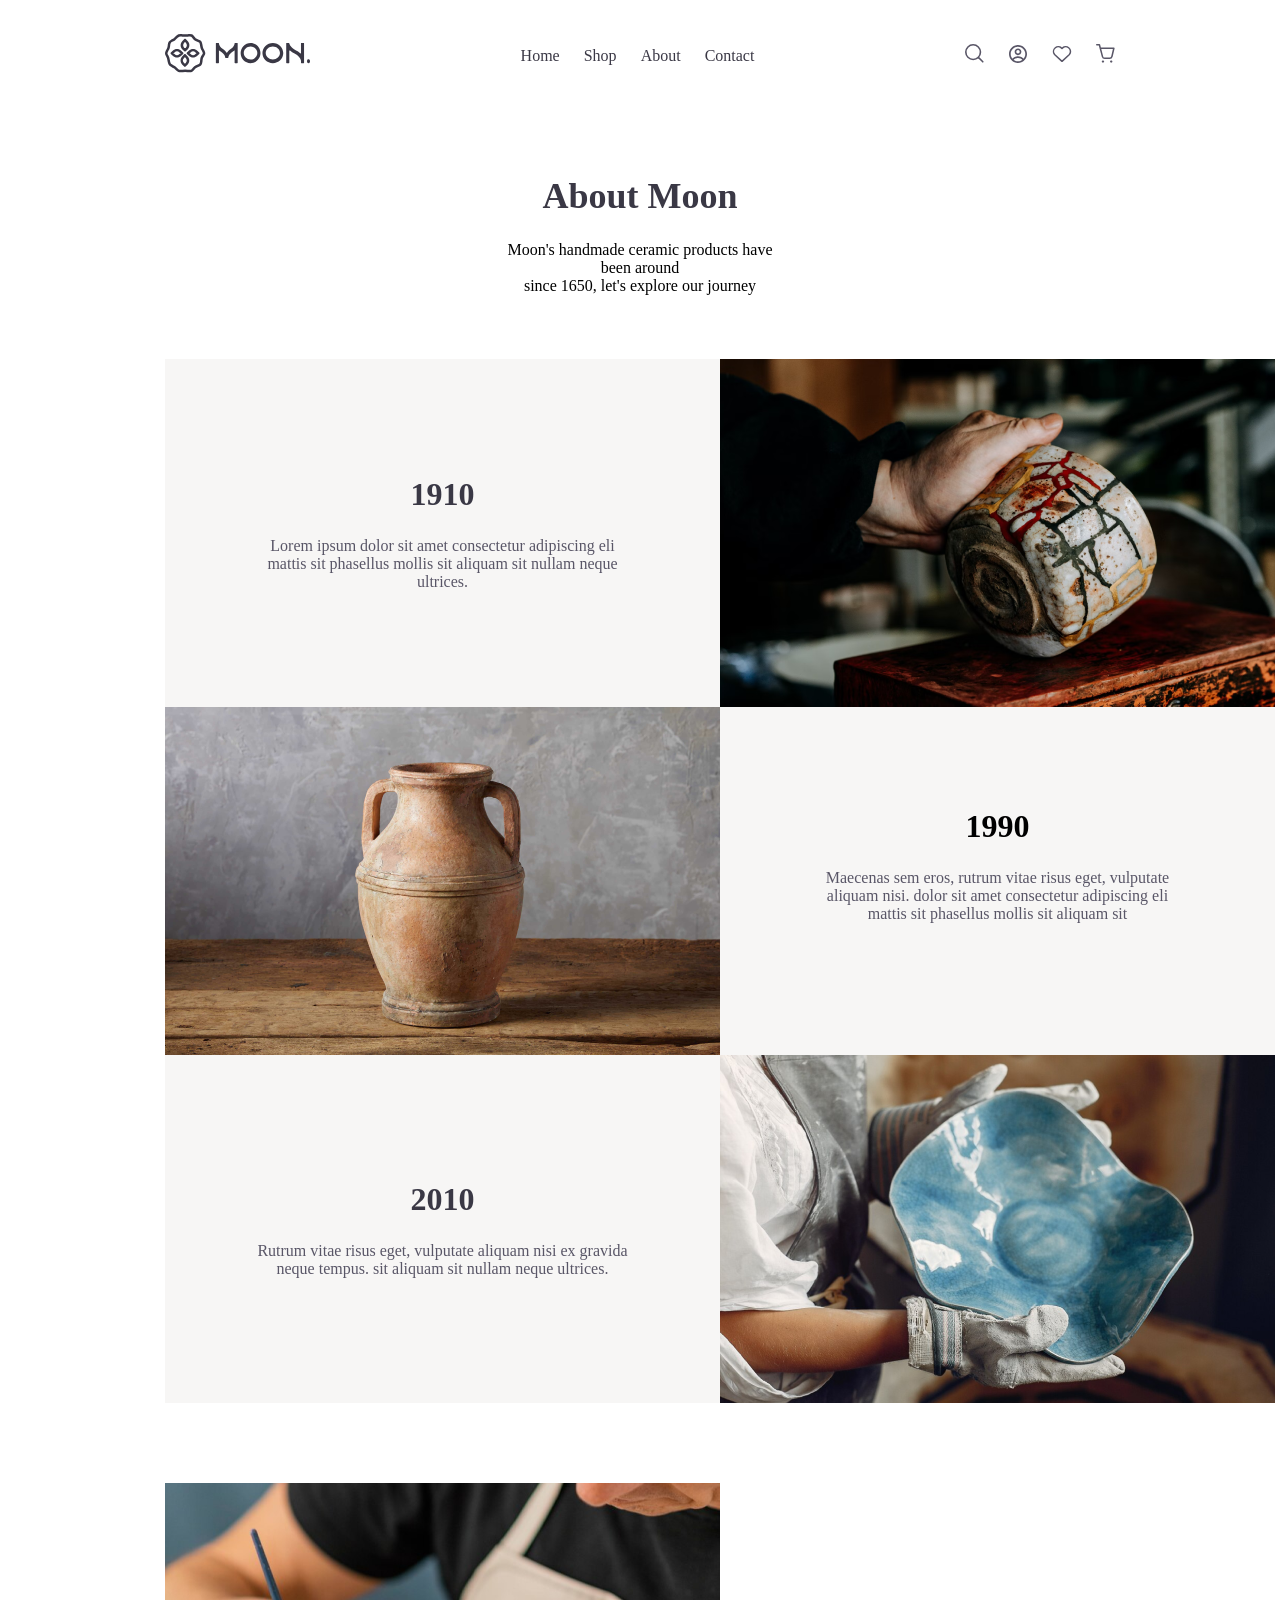
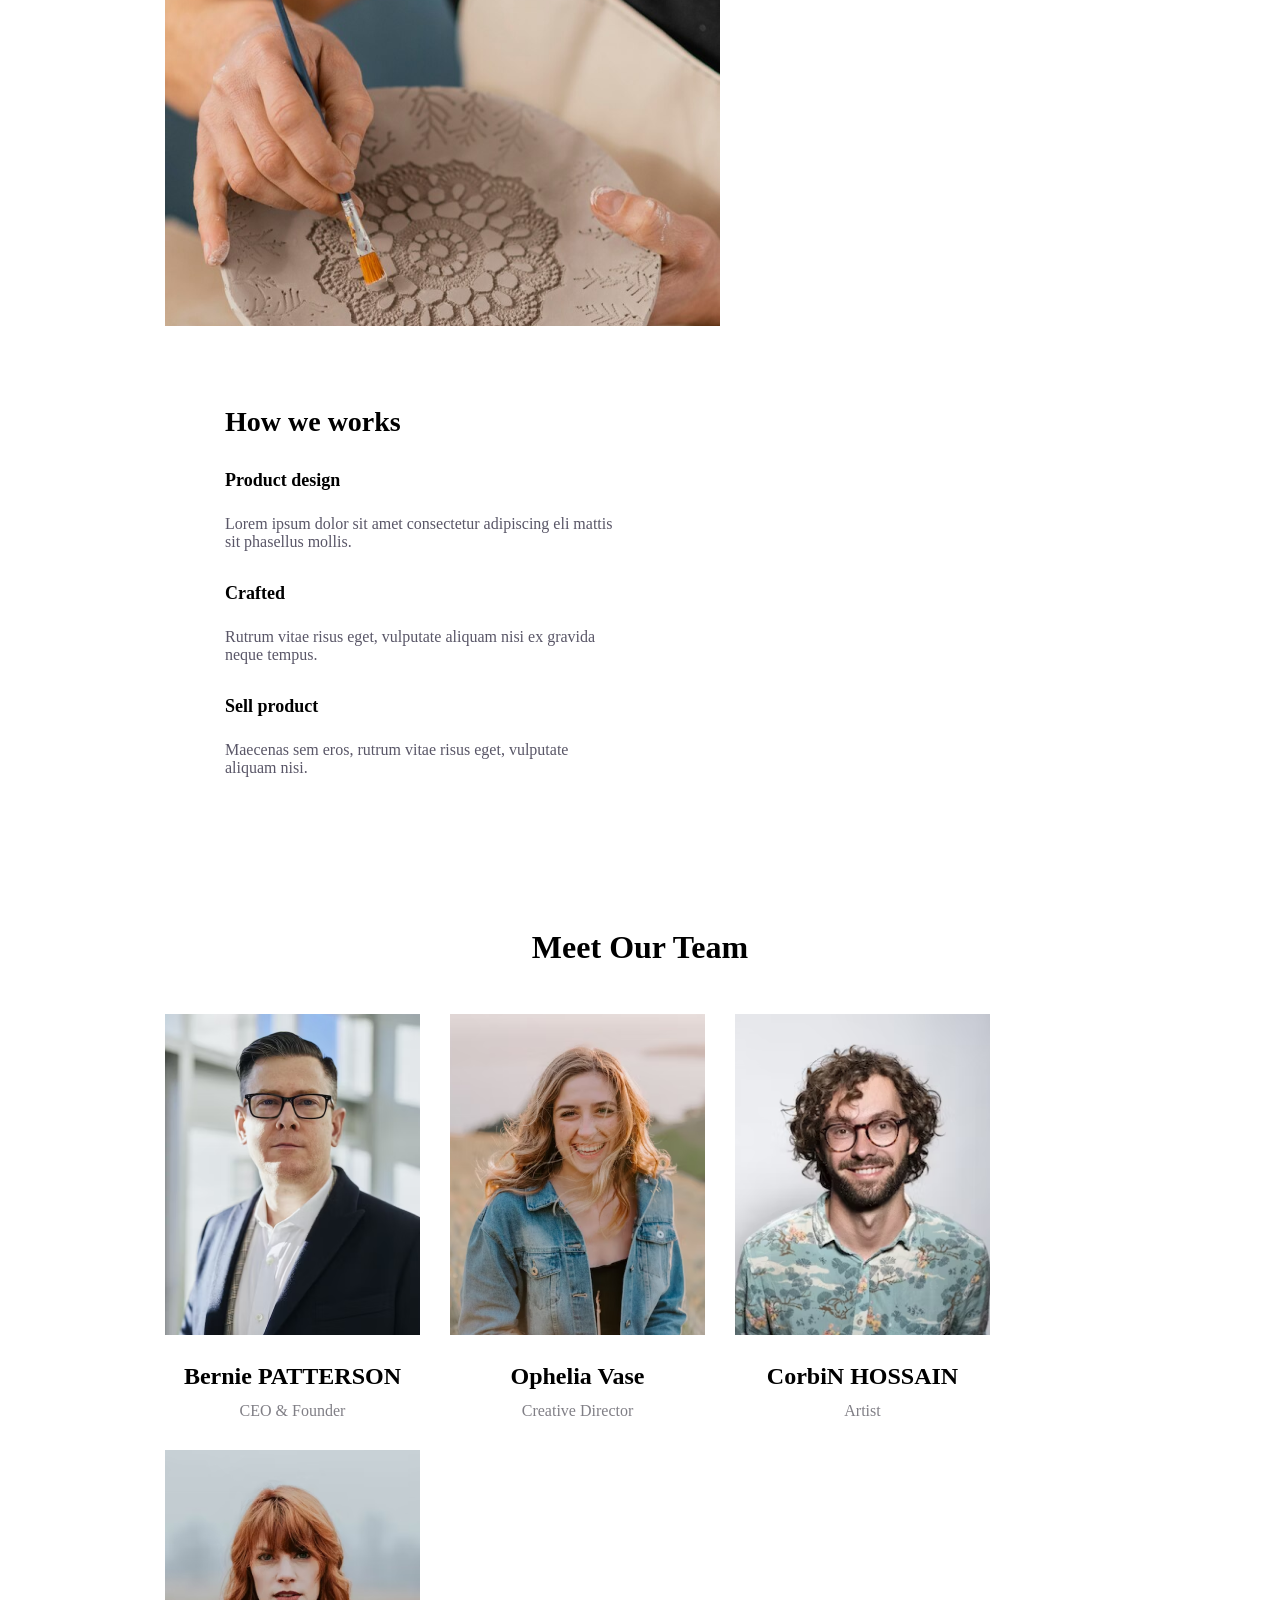
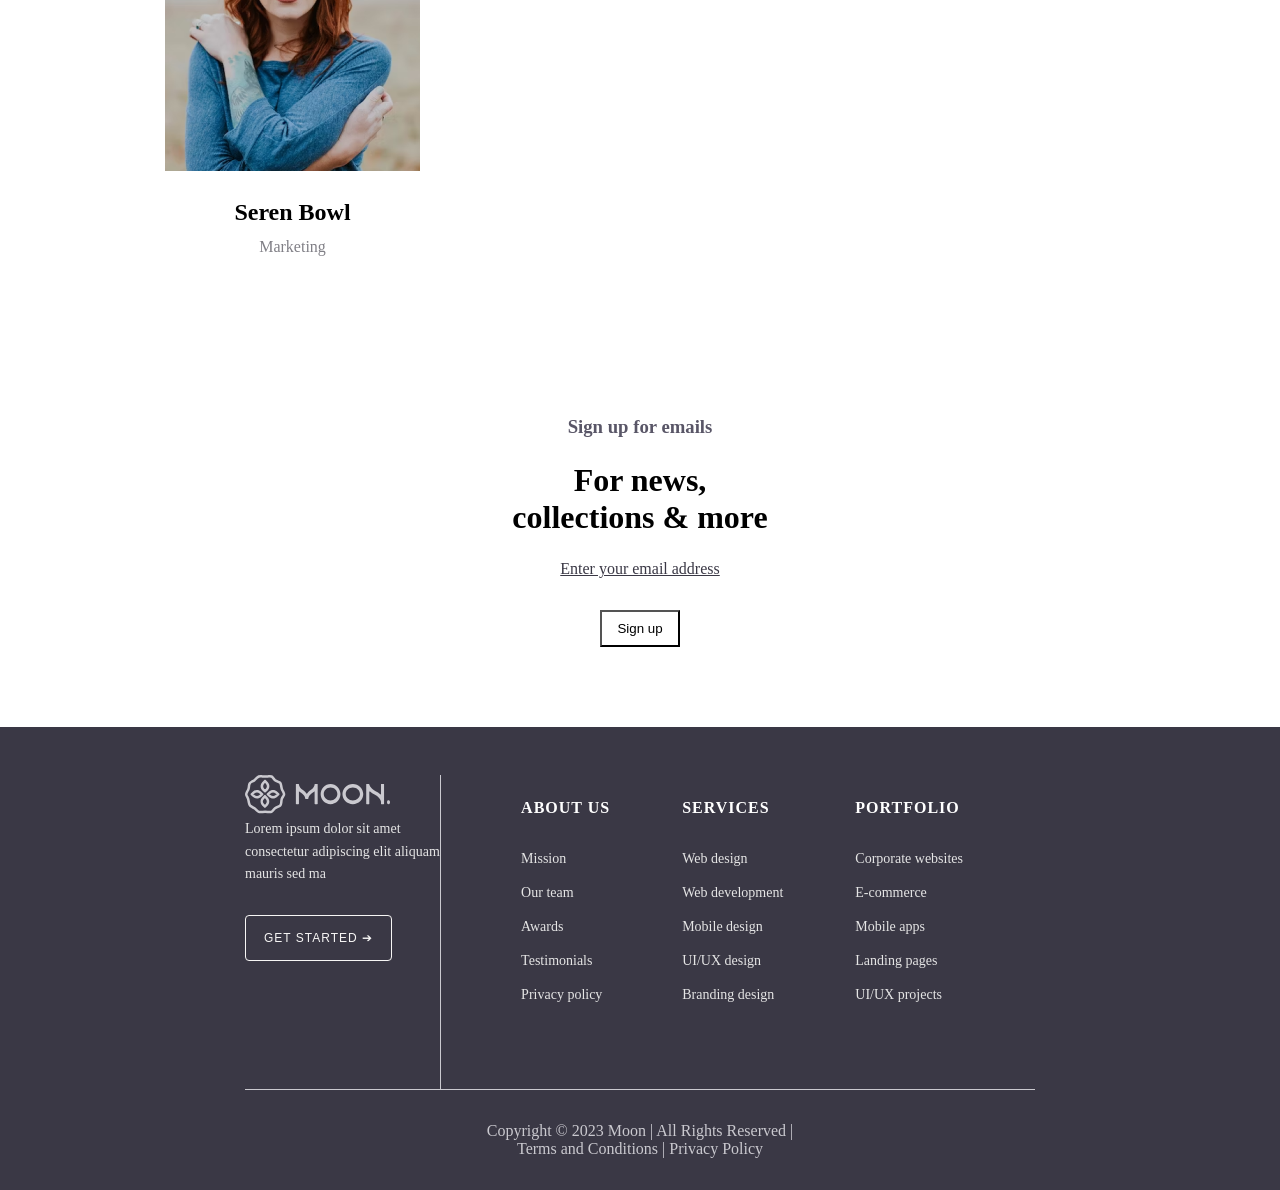
<file: About.html>
<!DOCTYPE html>
<html lang="en">
<head>
    <meta charset="UTF-8">
    <meta name="viewport" content="width=device-width, initial-scale=1.0">
    <title>Document</title>
    <link rel="stylesheet" href="./assets/css/About.css">
</head>
<body>
    <div class="header">
        <div class="container">
            <div class="row">
                <div class="meun-1"> <img src="./assets/image/header/Menu.svg" alt=""></div>
                <div class="logo">
                   <a href="#"><img src="./assets/image/header/logo.svg" alt=""> </a>
                </div>
                <div class="meun">
                    <ul>
                        <li>
                            <a href="./index.html">Home</a>
                        </li>
                        <li>
                            <a href="./shop.html">Shop</a>
                        </li>
                        <li>
                            <a href="./About.html">About</a>
                        </li>
                        <li>
                            <a href="./contact.html">Contact</a>
                        </li>
                    </ul>
                </div>
                <div class="header">
                    <ul>
                        <li class="icon-hidden">
                            <a href="./blog.html#sidebar"><img src="./assets/image/header/Search.svg" alt=""></a>
                        </li>
                        <li class="icon-hidden" >
                            <a href="#"><img src="./assets/image/header/Avatar.svg" alt=""></a>
                        </li>
                        <li class="icon-hidden">
                            <a href="./Product.html#heart"><img src="./assets/image/header/Heart.svg" alt=""></a>
                        </li>
                        <li>
                            <a href="./cart.html"><img src="./assets/image/header/Shopping cart.svg" alt=""></a>
                        </li>
                    </ul>
                </div>

            </div>
        </div>
    </div>
    <div class="About-Moon">
        <div class="container">
            <h1>About Moon</h1>
            <p>Moon's handmade ceramic products have been around <br>since 1650, let's explore our journey</p>
       </div>
    </div>
    <div class="History-more" id="History-Lear">
        <div class="container">
            <div class="row">
                <div class="History1" id="1910">
                    <div class="Made">
                        <h1>1910</h1>
                        <p>Lorem ipsum dolor sit amet consectetur adipiscing eli <br>mattis sit phasellus mollis sit aliquam sit nullam neque <br> ultrices.</p>
                    </div>
                    <div class="imgmade">
                        <img src="./assets/image/About/1910.png" alt="">
                    </div>
                </div>
            <div class="History2" id="1990">
                <div class="imgHistory">
                    <img src="./assets/image/About/1990.png" alt="">
                </div>
                <div class="History">
                    <h1>1990</h1>
                    <p>Maecenas sem eros, rutrum vitae risus eget, vulputate <br> aliquam nisi. dolor sit amet consectetur adipiscing eli <br> mattis sit phasellus mollis sit aliquam sit </p>
                </div>
            </div>
            <div class="History1" id="2010">
                <div class="Made">
                    <h1>2010</h1>
                    <p>Rutrum vitae risus eget, vulputate aliquam nisi ex gravida <br> neque tempus. sit aliquam sit nullam neque ultrices.</p>
                </div>
                <div class="imgmade">
                    <img src="./assets/image/About/2010.png" alt="">
                </div>  
            </div>
            </div>
        </div>
    </div>
    <div class="How-we-works">
        <div class="container">
            <div class="row">
                <div class="How-we-works-2">
                    <img src="./assets/image/About/How we works.png" alt="">
                </div>
                <div class="How-we-works-1">
                    <h1>How we works</h1>
                    <h2>Product design</h2>
                    <p>Lorem ipsum dolor sit amet consectetur adipiscing eli mattis <br> sit phasellus mollis.</p>
                    <h2>Crafted</h2>
                    <p>Rutrum vitae risus eget, vulputate aliquam nisi ex gravida <br> neque tempus.</p>
                    <h2>Sell product</h2>
                    <p>Maecenas sem eros, rutrum vitae risus eget, vulputate <br> aliquam nisi.</p>
                </div>
        </div>
    </div>
    <div class="Meet-Our-Team" id="Meet-Our-Team">
        <h1>Meet Our Team</h1>
        <div class="container">
          <div class="row">
            <div class="Meet-Our-Team1">
                <img src="./assets/image/About/Bernie PATTERSON.png" alt="">
                <h2>Bernie PATTERSON</h2>
                <p>CEO & Founder</p>
            </div>
            <div class="Meet-Our-Team1">
                <img src="./assets/image/About/Ophelia Vase.png" alt="">
                <h2>Ophelia Vase</h2>
                <p>Creative Director</p>
            </div>
            <div class="Meet-Our-Team1">
                <img src="./assets/image/About/CorbiN HOSSAIN.png" alt="">
                <h2>CorbiN HOSSAIN</h2>
                <p>Artist</p>
            </div>
            <div class="Meet-Our-Team1">
                <img src="./assets/image/About/Seren Bowl.png" alt="">
                <h2>Seren Bowl</h2>
                <p>Marketing</p>
            </div>
          </div>  
        </div>
    </div>
    <div class="emails">
            <h3>Sign up for emails</h3>
           <h1>For news,<br> collections & more</h1>
           <a href="./contact.html">Enter your email address</a>
           <button>Sign up</button>
    </div>
    <div class="moon-footer">
        <div class="footer-container">
            <div class=" brand-column">
                <img src="./assets/image/header/logo2.svg" alt="">
                <p class="footer-text">Lorem ipsum dolor sit amet consectetur adipiscing elit aliquam mauris sed ma</p>
                <a href="./shop.html"><button class="footer-btn">GET STARTED ➔</button></a>
            </div>
            <div class="footer-column">
                <a href="./About.html"><h3 class="column-title">ABOUT US</h3></a>
                <ul class="column-links">
                    <li><a href="#1910">Mission</a></li>
                    <li><a href="#Meet-Our-Team">Our team</a></li>
                    <li><a href="#1990">Awards</a></li>
                    <li><a href="#2010">Testimonials</a></li>
                    <li><a href="#">Privacy policy</a></li>
                </ul>
            </div>
            <div class="footer-column">
                <a><h3 class="column-title">SERVICES</h3><a>
                <ul class="column-links">
                    <li><a href="#">Web design</a></li>
                    <li><a href="#">Web development</a></li>
                    <li><a href="#">Mobile design</a></li>
                    <li><a href="#">UI/UX design</a></li>
                    <li><a href="#">Branding design</a></li>
                </ul>
            </div>

          <div class="footer-column">
                <a><h3 class="column-title">PORTFOLIO</h3><a>
                <ul class="column-links">
                    <li><a href="./contact.html#map">Corporate websites</a></li>
                    <li><a href="#">E-commerce</a></li>
                    <li><a href="#">Mobile apps</a></li>
                    <li><a href="#">Landing pages</a></li>
                    <li><a href="#">UI/UX projects</a></li>
                </ul>
           </div>

        </div>

        <div class="footer-bottom">
            <p class="footer-bottom1">Copyright © 2023 Moon | All Rights Reserved | Terms and Conditions | Privacy Policy</p>
            <p class="footer-bottommd">Copyright © 2023 Moon <br>All Rights Reserved <br>Terms and Conditions | Privacy Policy</p>
        </div>
    </div>
</body>
</html>
</file>
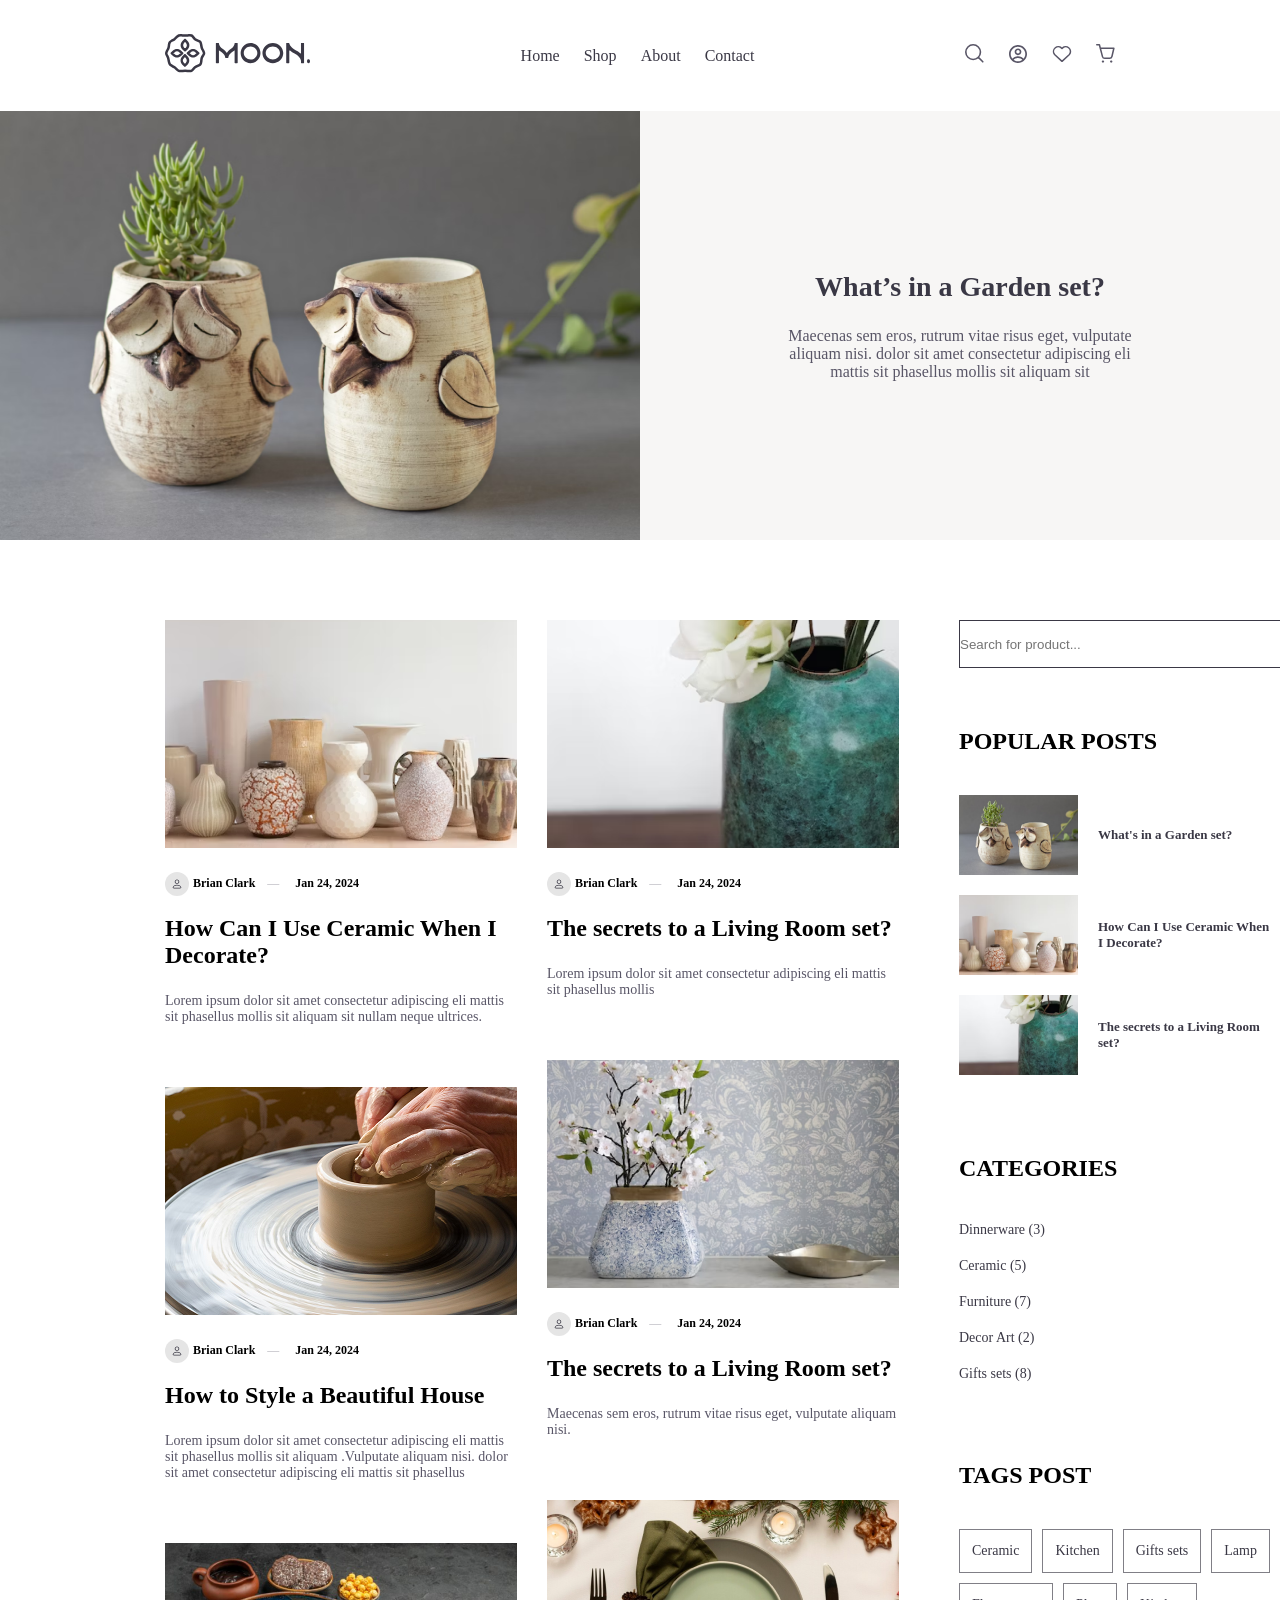
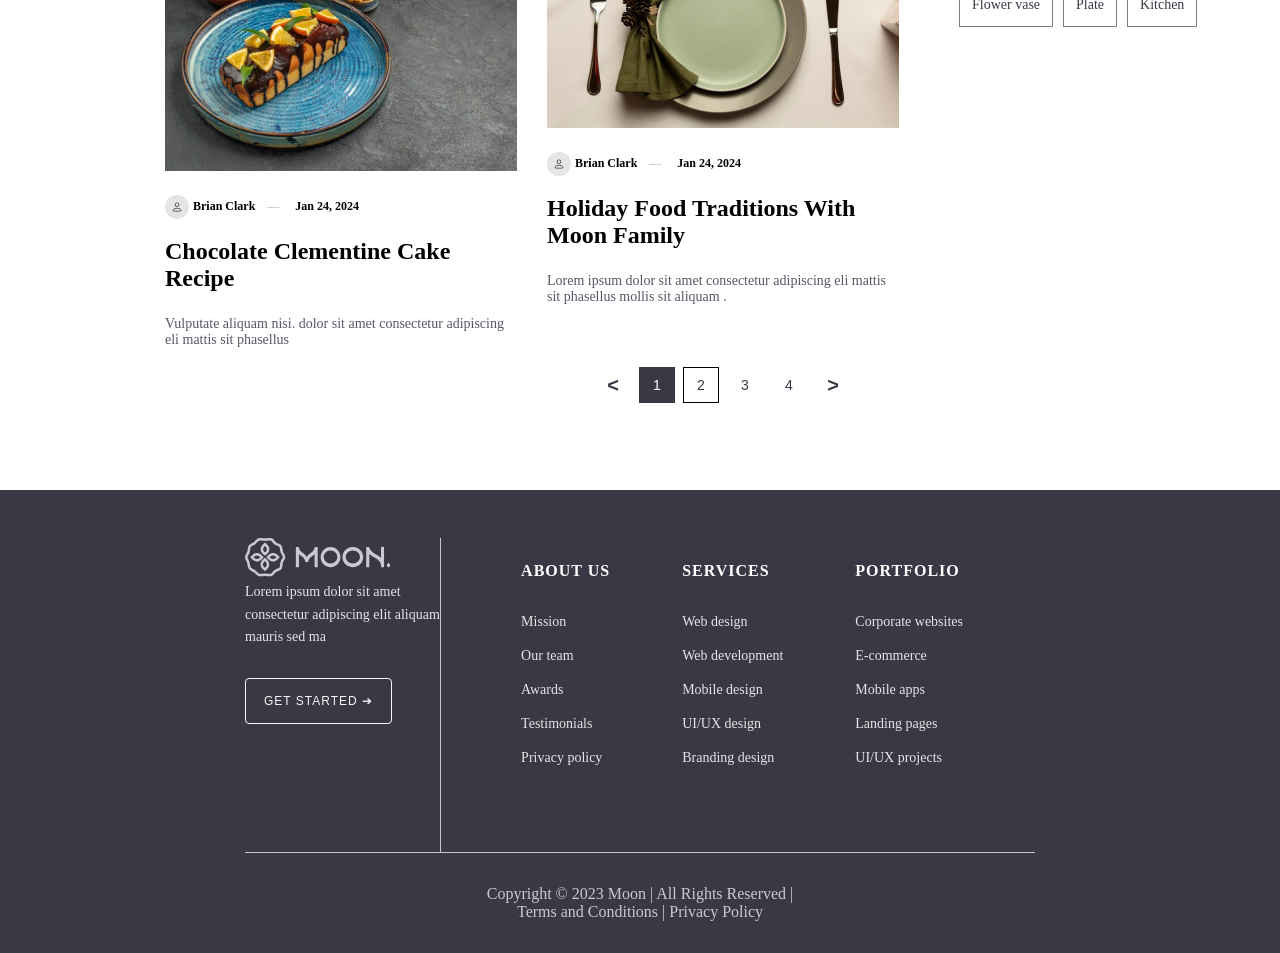
<file: blog.html>
<!DOCTYPE html>
<html lang="en">
<head>
    <meta charset="UTF-8">
    <meta name="viewport" content="width=device-width, initial-scale=1.0">
    <title>Document</title>
    <link rel="stylesheet" href="./assets/css/blog.css">
</head>
<body>
        <div class="header">
        <div class="container">
            <div class="row">
                <div class="meun-1"> <img src="./assets/image/header/Menu.svg" alt=""></div>
                <div class="logo">
                   <a href="#"><img src="./assets/image/header/logo.svg" alt=""> </a>
                </div>
                <div class="meun">
                    <ul>
                        <li>
                            <a href="./index.html">Home</a>
                        </li>
                        <li>
                            <a href="./shop.html">Shop</a>
                        </li>
                        <li>
                            <a href="./About.html">About</a>
                        </li>
                        <li>
                            <a href="./contact.html">Contact</a>
                        </li>
                    </ul>
                </div>
                <div class="header">
                    <ul>
                        <li class="icon-hidden">
                            <a href="./blog.html#sidebar"><img src="./assets/image/header/Search.svg" alt=""></a>
                        </li>
                        <li class="icon-hidden" >
                            <a href="#"><img src="./assets/image/header/Avatar.svg" alt=""></a>
                        </li>
                        <li class="icon-hidden">
                            <a href="./Product.html#heart"><img src="./assets/image/header/Heart.svg" alt=""></a>
                        </li>
                        <li>
                            <a href="./cart.html"><img src="./assets/image/header/Shopping cart.svg" alt=""></a>
                        </li>
                    </ul>
                </div>

            </div>
        </div>
    </div>
    <div class="Garden ">
        <img src="./assets/image/blog/Garden .png" alt="">
        <div class="Garden-2">
            <h1>What’s in   a Garden set?</h1>
            <p>Maecenas sem eros, rutrum vitae risus eget, vulputate <br> aliquam nisi. dolor sit amet consectetur adipiscing eli <br> mattis sit phasellus mollis sit aliquam sit </p>
        </div>
    </div>
    <div class="blog">
        <div class="container">
            <div class="Left">
                <div class="left-1">
                    <div>
                        <img src="./assets/image/blog/can i use.png" alt="">
                        <img class="circle-avatar" src="./assets/image/blog/Circle Avatar.svg" alt="">
                        <h3 class="circle-avatar">Brian Clark</h3>
                        <h3 class="circle-avatar">Jan 24, 2024</h3>
                        <h2>How Can I Use Ceramic When I Decorate?</h2>
                        <p>Lorem ipsum dolor sit amet consectetur adipiscing eli mattis sit phasellus mollis sit aliquam sit nullam neque ultrices.</p>
                    </div>
                    <div>
                        <img src="./assets/image/blog/How to Style a Beautiful House.png" alt="">
                        <img class="circle-avatar" src="./assets/image/blog/Circle Avatar.svg" alt="">
                        <h3 class="circle-avatar">Brian Clark</h3>
                        <h3 class="circle-avatar">Jan 24, 2024</h3>
                        <h2>How to Style a Beautiful House</h2>
                        <p>Lorem ipsum dolor sit amet consectetur adipiscing eli mattis sit phasellus mollis sit aliquam .Vulputate aliquam nisi. dolor sit amet consectetur adipiscing eli mattis sit phasellus</p>
                    </div>
                    <div>
                        <img src="./assets/image/blog/Chocolate Clementine Cake Recipe.png" alt="">
                        <img class="circle-avatar" src="./assets/image/blog/Circle Avatar.svg" alt="">
                        <h3 class="circle-avatar">Brian Clark</h3>
                        <h3 class="circle-avatar">Jan 24, 2024</h3>
                        <h2>Chocolate Clementine Cake Recipe</h2>
                        <p> Vulputate aliquam nisi. dolor sit amet consectetur adipiscing eli mattis sit phasellus</p>
                    </div>
                </div>
                <div class="left-2">
                    <div>
                        <img src="./assets/image/blog/The secrets to a Living Room set.png" alt="">
                        <img class="circle-avatar" src="./assets/image/blog/Circle Avatar.svg" alt="">
                        <h3 class="circle-avatar">Brian Clark</h3>
                        <h3 class="circle-avatar">Jan 24, 2024</h3>
                        <h2>The secrets to a Living Room set?</h2>
                        <p>Lorem ipsum dolor sit amet consectetur adipiscing eli mattis sit phasellus mollis</p>
                    </div>
                    <div>
                        <img src="./assets/image/blog/The secrets  Living Room .png" alt="">
                        <img class="circle-avatar" src="./assets/image/blog/Circle Avatar.svg" alt="">
                        <h3 class="circle-avatar">Brian Clark</h3>
                        <h3 class="circle-avatar">Jan 24, 2024</h3>
                        <h2>The secrets to a Living Room set?</h2>
                        <p>Maecenas sem eros, rutrum vitae risus eget, vulputate aliquam nisi.</p>
                    </div>
                    <div>
                        <img src="./assets/image/blog/Holiday Food Traditions With Moon Family.png" alt="">
                        <img class="circle-avatar" src="./assets/image/blog/Circle Avatar.svg" alt="">
                        <h3 class="circle-avatar">Brian Clark</h3>
                        <h3 class="circle-avatar">Jan 24, 2024</h3>
                        <h2>Holiday Food Traditions With Moon Family</h2>
                        <p>Lorem ipsum dolor sit amet consectetur adipiscing eli mattis sit phasellus mollis sit aliquam .</p>
                    </div>
                    <div class="pagination">
                        <a href="#" class="arrow">&lt;</a>
                        <a href="#" class="active">1</a>
                        <a href="#" class="selected">2</a>
                        <a href="#">3</a>
                        <a href="#">4</a>
                        <a href="#" class="arrow">&gt;</a>
                    </div>
                </div>
            </div>
            <div class="sidebar" id="sidebar">
               <div class="search-box">
               <input type="text" placeholder="Search for product...">
               </div>
               <div class="popular-posts">
                    <h2>POPULAR POSTS</h2>
                    <div class="posts-list">
                        <div class="post-item">
                            <img src="./assets/image/blog/Garden .png" alt="Garden set">
                            <h3>What's in a Garden set?</h3>
                        </div>
                        <div class="post-item">
                            <img src="./assets/image/blog/can i use.png" alt="Ceramic Decorate">
                            <h3>How Can I Use Ceramic When I Decorate?</h3>
                        </div>
                        <div class="post-item">
                            <img src="./assets/image/blog/The secrets to a Living Room set.png" alt="Living Room">
                            <h3>The secrets to a Living Room set?</h3>
                        </div>
                    </div>
                </div>
                <div class="categories-section">
                    <h2>CATEGORIES</h2>
                    <ul>
                        <li><a href="#">Dinnerware (3)</a></li>
                        <li><a href="#">Ceramic (5)</a></li>
                        <li><a href="#">Furniture (7)</a></li>
                        <li><a href="#">Decor Art (2)</a></li>
                        <li><a href="#">Gifts sets (8)</a></li>
                    </ul>
                </div>
                <div class="tags-section">
                    <h2 class="sidebar-title">TAGS POST</h2>
                    <div class="tags-container">
                        <a href="#" class="tag-item">Ceramic</a>
                        <a href="#" class="tag-item">Kitchen</a>
                        <a href="#" class="tag-item">Gifts sets</a>
                        <a href="#" class="tag-item">Lamp</a>
                        <a href="#" class="tag-item">Flower vase</a>
                        <a href="#" class="tag-item">Plate</a>
                        <a href="#" class="tag-item">Kitchen</a>
                    </div>
                </div>
            </div>
        </div>
    </div>
    <div class="moon-footer">
        <div class="footer-container">
            <div class=" brand-column">
                <img src="./assets/image/header/logo2.svg" alt="">
                <p class="footer-text">Lorem ipsum dolor sit amet consectetur adipiscing elit aliquam mauris sed ma</p>
                <a href="./shop.html"><button class="footer-btn">GET STARTED ➔</button></a>
            </div>
            <div class="footer-column">
                <a href="./About.html"><h3 class="column-title">ABOUT US</h3></a>
                <ul class="column-links">
                    <li><a href="#1910">Mission</a></li>
                    <li><a href="#Meet-Our-Team">Our team</a></li>
                    <li><a href="#1990">Awards</a></li>
                    <li><a href="#2010">Testimonials</a></li>
                    <li><a href="#">Privacy policy</a></li>
                </ul>
            </div>
            <div class="footer-column">
                <a><h3 class="column-title">SERVICES</h3><a>
                <ul class="column-links">
                    <li><a href="#">Web design</a></li>
                    <li><a href="#">Web development</a></li>
                    <li><a href="#">Mobile design</a></li>
                    <li><a href="#">UI/UX design</a></li>
                    <li><a href="#">Branding design</a></li>
                </ul>
            </div>

          <div class="footer-column">
                <a><h3 class="column-title">PORTFOLIO</h3><a>
                <ul class="column-links">
                    <li><a href="./contact.html#map">Corporate websites</a></li>
                    <li><a href="#">E-commerce</a></li>
                    <li><a href="#">Mobile apps</a></li>
                    <li><a href="#">Landing pages</a></li>
                    <li><a href="#">UI/UX projects</a></li>
                </ul>
           </div>

        </div>

        <div class="footer-bottom">
            <p class="footer-bottom1">Copyright © 2023 Moon | All Rights Reserved | Terms and Conditions | Privacy Policy</p>
            <p class="footer-bottommd">Copyright © 2023 Moon <br>All Rights Reserved <br>Terms and Conditions | Privacy Policy</p>
        </div>
    </div>
</body>
</html>
</file>
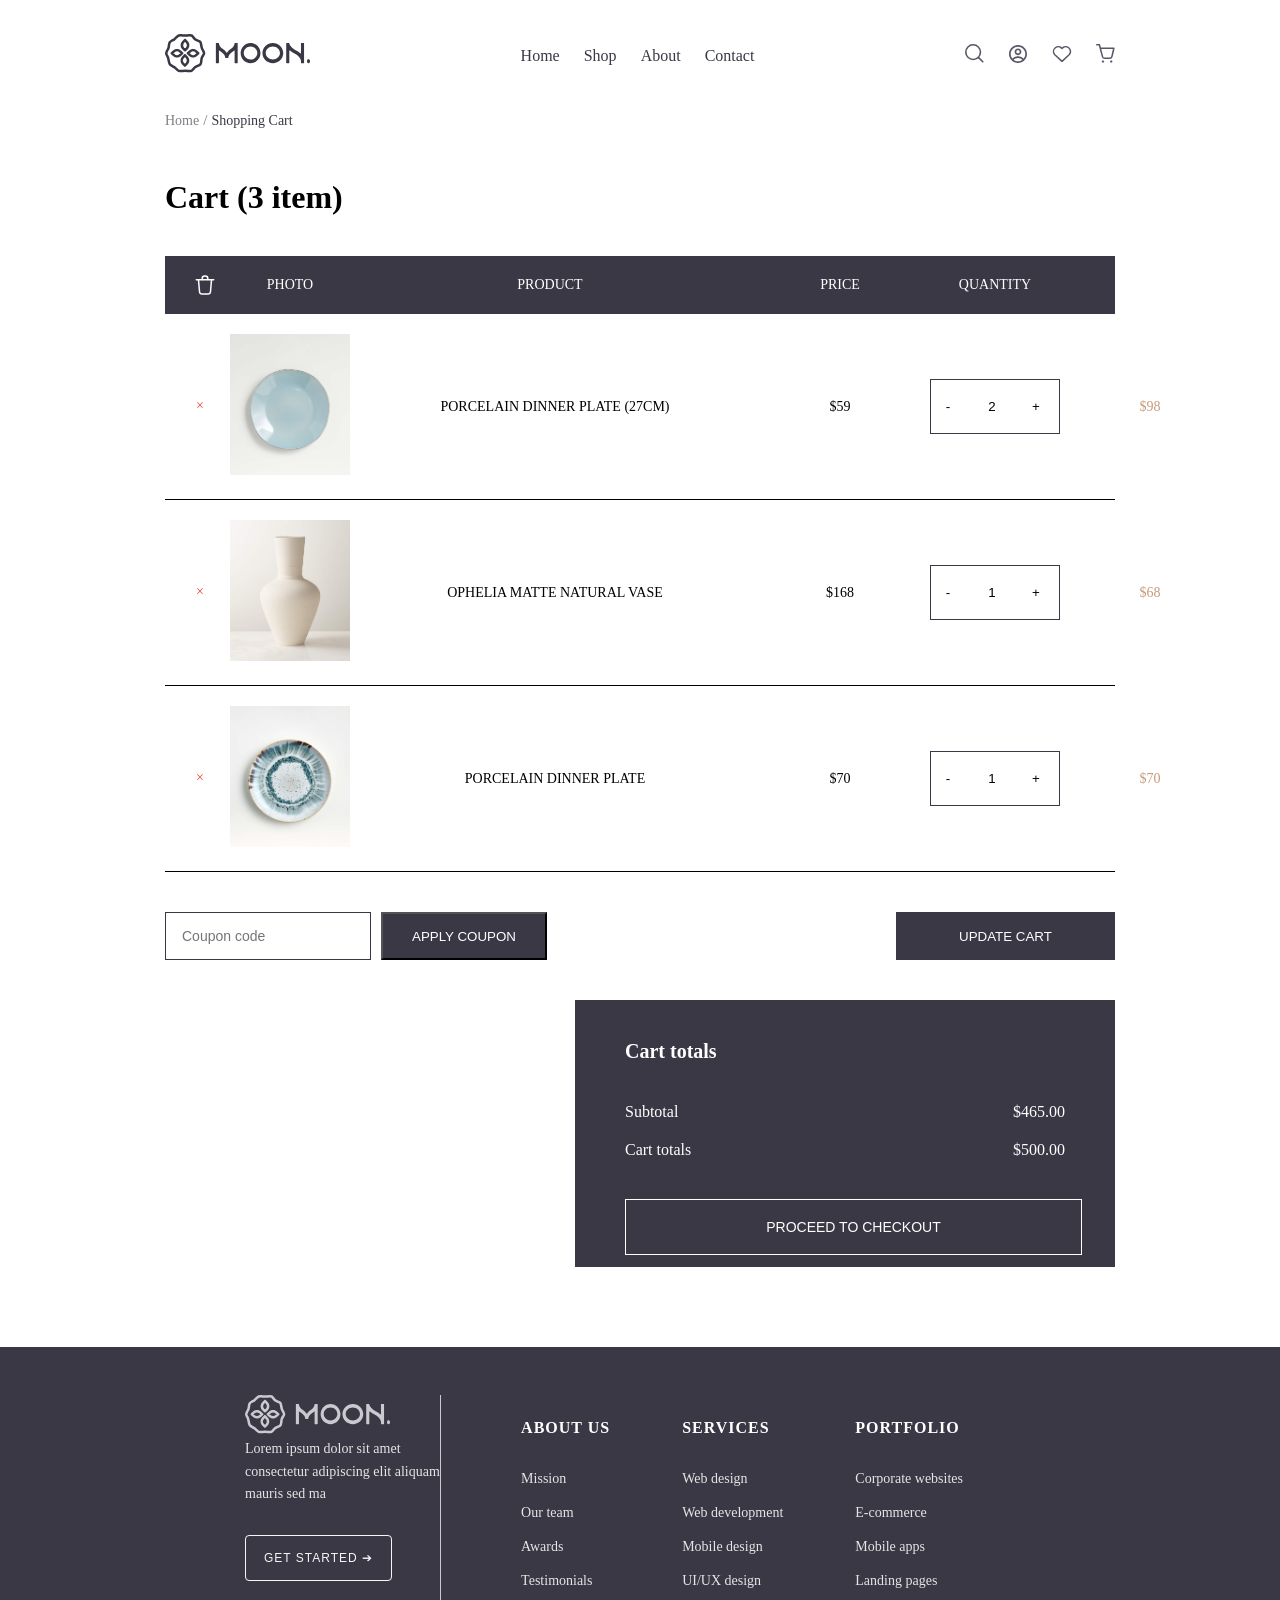
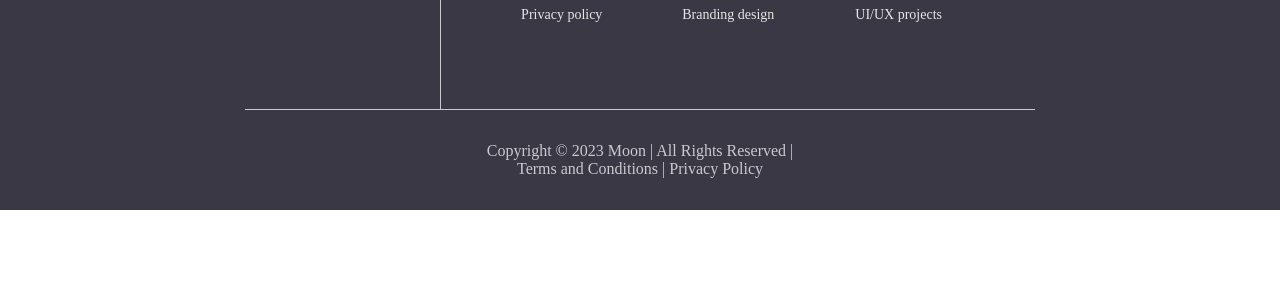
<file: cart.html>
<!DOCTYPE html>
<html lang="en">
<head>
    <meta charset="UTF-8">
    <meta name="viewport" content="width=device-width, initial-scale=1.0">
    <title>Document</title>
    <link rel="stylesheet" href="./assets/css/cart.css">
</head>
<body>
        <div class="header">
        <div class="container">
            <div class="row">
                <div class="meun-1"> <img src="./assets/image/header/Menu.svg" alt=""></div>
                <div class="logo">
                   <a href="#"><img src="./assets/image/header/logo.svg" alt=""> </a>
                </div>
                <div class="meun">
                    <ul>
                        <li>
                            <a href="./index.html">Home</a>
                        </li>
                        <li>
                            <a href="./shop.html">Shop</a>
                        </li>
                        <li>
                            <a href="./About.html">About</a>
                        </li>
                        <li>
                            <a href="./contact.html">Contact</a>
                        </li>
                    </ul>
                </div>
                <div class="header">
                    <ul>
                        <li class="icon-hidden">
                            <a href="./blog.html#sidebar"><img src="./assets/image/header/Search.svg" alt=""></a>
                        </li>
                        <li class="icon-hidden" >
                            <a href="#"><img src="./assets/image/header/Avatar.svg" alt=""></a>
                        </li>
                        <li class="icon-hidden">
                            <a href="./Product.html#heart"><img src="./assets/image/header/Heart.svg" alt=""></a>
                        </li>
                        <li>
                            <a href="./cart.html"><img src="./assets/image/header/Shopping cart.svg" alt=""></a>
                        </li>
                    </ul>
                </div>

            </div>
        </div>
    </div>
    <div>
        <div class="container">
            <div class="breadcrumbs">
                <a href="index.html" class="breadcrumb-link">Home</a>
                <span class="breadcrumb-separator">/</span>
                <a href="shop.html" class="breadcrumb-link1"> Shopping Cart</a>
            </div>
        </div>
    </div>
    <div class="cart-1">
        <div class="container">
                <h1>Cart (3 item)</h1>
                <div class="cart-header">
                    <div class="col-remove"><img src="./assets/image/cart/Trash.svg" alt=""></div>
                    <div class="col-photo">PHOTO</div>
                    <div class="col-product">PRODUCT</div>
                    <div class="col-price">PRICE</div>
                    <div class="col-quantity">QUANTITY</div>
                    <div class="col-subtotal-1">SUBTOTAL</div>
                </div>
                <div class="cart-items-list">
                    <div class="cart-item">
                    <div class="col-remove"><span class="remove-btn">&times;</span></div>
                    <div class="col-photo"><img src="./assets/image/homepage/Marin White Dinner Plate.png" alt="Porcelain Dinner Plate" class="product-img"></div>
                    <div class="col-product product-name">PORCELAIN DINNER PLATE (27CM)</div>
                    <div class="col-price price">
                        <span class="mobile-label">PRICE:</span>
                        $59
                    </div>
                    <div class="col-quantity">
                        <span class="mobile-label">QUANLITY:</span>
                        <div class="quantity-selector">
                            <button class="minus">-</button>
                            <input type="number" value="2" min="1">
                            <button class="plus">+</button>
                        </div>
                    </div>
                    <div class="col-subtotal subtotal">
                        <span class="mobile-label">SUBTOTAL:</span>
                        $98
                    </div>
                </div>
                <div class="cart-item">
                    <div class="col-remove"><span class="remove-btn">&times;</span></div>
                    <div class="col-photo"><img src="./assets/image/homepage/Ophelia Matte Natural  Vase.png" alt="Ophelia Matte Natural Vase" class="product-img"></div>
                    <div class="col-product product-name">OPHELIA MATTE NATURAL VASE</div>
                    <div class="col-price price">
                        <span class="mobile-label">PRICE:</span>
                        $168
                    </div>
                    <div class="col-quantity">
                        <span class="mobile-label">QUANLITY:</span>
                        <div class="quantity-selector">
                            <button class="minus">-</button>
                            <input type="number" value="1" min="1">
                            <button class="plus">+</button>
                        </div>
                    </div>
                    <div class="col-subtotal subtotal">
                        <span class="mobile-label">SUBTOTAL:</span>
                        $68
                    </div>
                </div>
                <div class="cart-item">
                    <div class="col-remove"><span class="remove-btn">&times;</span></div>
                    <div class="col-photo"><img src="./assets/image/homepage/Porcelain Dinner Plate2.png" alt="Porcelain Dinner Plate" class="product-img"></div>
                    <div class="col-product product-name">PORCELAIN DINNER PLATE</div>
                    <div class="col-price price">
                        <span class="mobile-label">PRICE:</span>
                        $70
                    </div>
                    <div class="col-quantity">
                        <span class="mobile-label">QUANLITY:</span>
                        <div class="quantity-selector">
                            <button class="minus">-</button>
                            <input type="number" value="1" min="1">
                            <button class="plus">+</button>
                        </div>
                    </div>
                <div class="col-subtotal  subtotal " >
                    <span class="mobile-label">SUBTOTAL:</span>
                    $70
                </div>
            </div>
           <div class="cart-actions">
                <div class="coupon-section">
                    <input type="text" placeholder="Coupon code" class="coupon-input">
                    <button class="btn-1 btn-dark">APPLY COUPON</button>
                </div>
                <button class="btn-2 btn-dark">UPDATE CART</button>
            </div> 
            <div class="cart-totals-container">
                <div class="cart-totals-box">
                    <h3>Cart totals</h3>
                    <div class="totals-row-1">
                        <span>Subtotal</span>
                        <span class="subtotal-val">$465.00</span>
                    </div>
                    <div class="totals-row-2 ">
                        <span>Cart totals</span>
                        <span class="total-val">$500.00</span>
                    </div>
                    <button class="checkout-btn">PROCEED TO CHECKOUT</button>
                </div>
            </div>
        </div>
    </div>
    <div class="moon-footer">
        <div class="footer-container">
            <div class=" brand-column">
                <img src="./assets/image/header/logo2.svg" alt="">
                <p class="footer-text">Lorem ipsum dolor sit amet consectetur adipiscing elit aliquam mauris sed ma</p>
                <a href="./shop.html"><button class="footer-btn">GET STARTED ➔</button></a>
            </div>
            <div class="footer-column">
                <a href="./About.html"><h3 class="column-title">ABOUT US</h3></a>
                <ul class="column-links">
                    <li><a href="#1910">Mission</a></li>
                    <li><a href="#Meet-Our-Team">Our team</a></li>
                    <li><a href="#1990">Awards</a></li>
                    <li><a href="#2010">Testimonials</a></li>
                    <li><a href="#">Privacy policy</a></li>
                </ul>
            </div>
            <div class="footer-column">
                <a><h3 class="column-title">SERVICES</h3><a>
                <ul class="column-links">
                    <li><a href="#">Web design</a></li>
                    <li><a href="#">Web development</a></li>
                    <li><a href="#">Mobile design</a></li>
                    <li><a href="#">UI/UX design</a></li>
                    <li><a href="#">Branding design</a></li>
                </ul>
            </div>

          <div class="footer-column">
                <a><h3 class="column-title">PORTFOLIO</h3><a>
                <ul class="column-links">
                    <li><a href="./contact.html#map">Corporate websites</a></li>
                    <li><a href="#">E-commerce</a></li>
                    <li><a href="#">Mobile apps</a></li>
                    <li><a href="#">Landing pages</a></li>
                    <li><a href="#">UI/UX projects</a></li>
                </ul>
           </div>

        </div>

        <div class="footer-bottom">
            <p class="footer-bottom1">Copyright © 2023 Moon | All Rights Reserved | Terms and Conditions | Privacy Policy</p>
            <p class="footer-bottommd">Copyright © 2023 Moon <br>All Rights Reserved <br>Terms and Conditions | Privacy Policy</p>
        </div>
    </div>
</body>
</html>
</file>
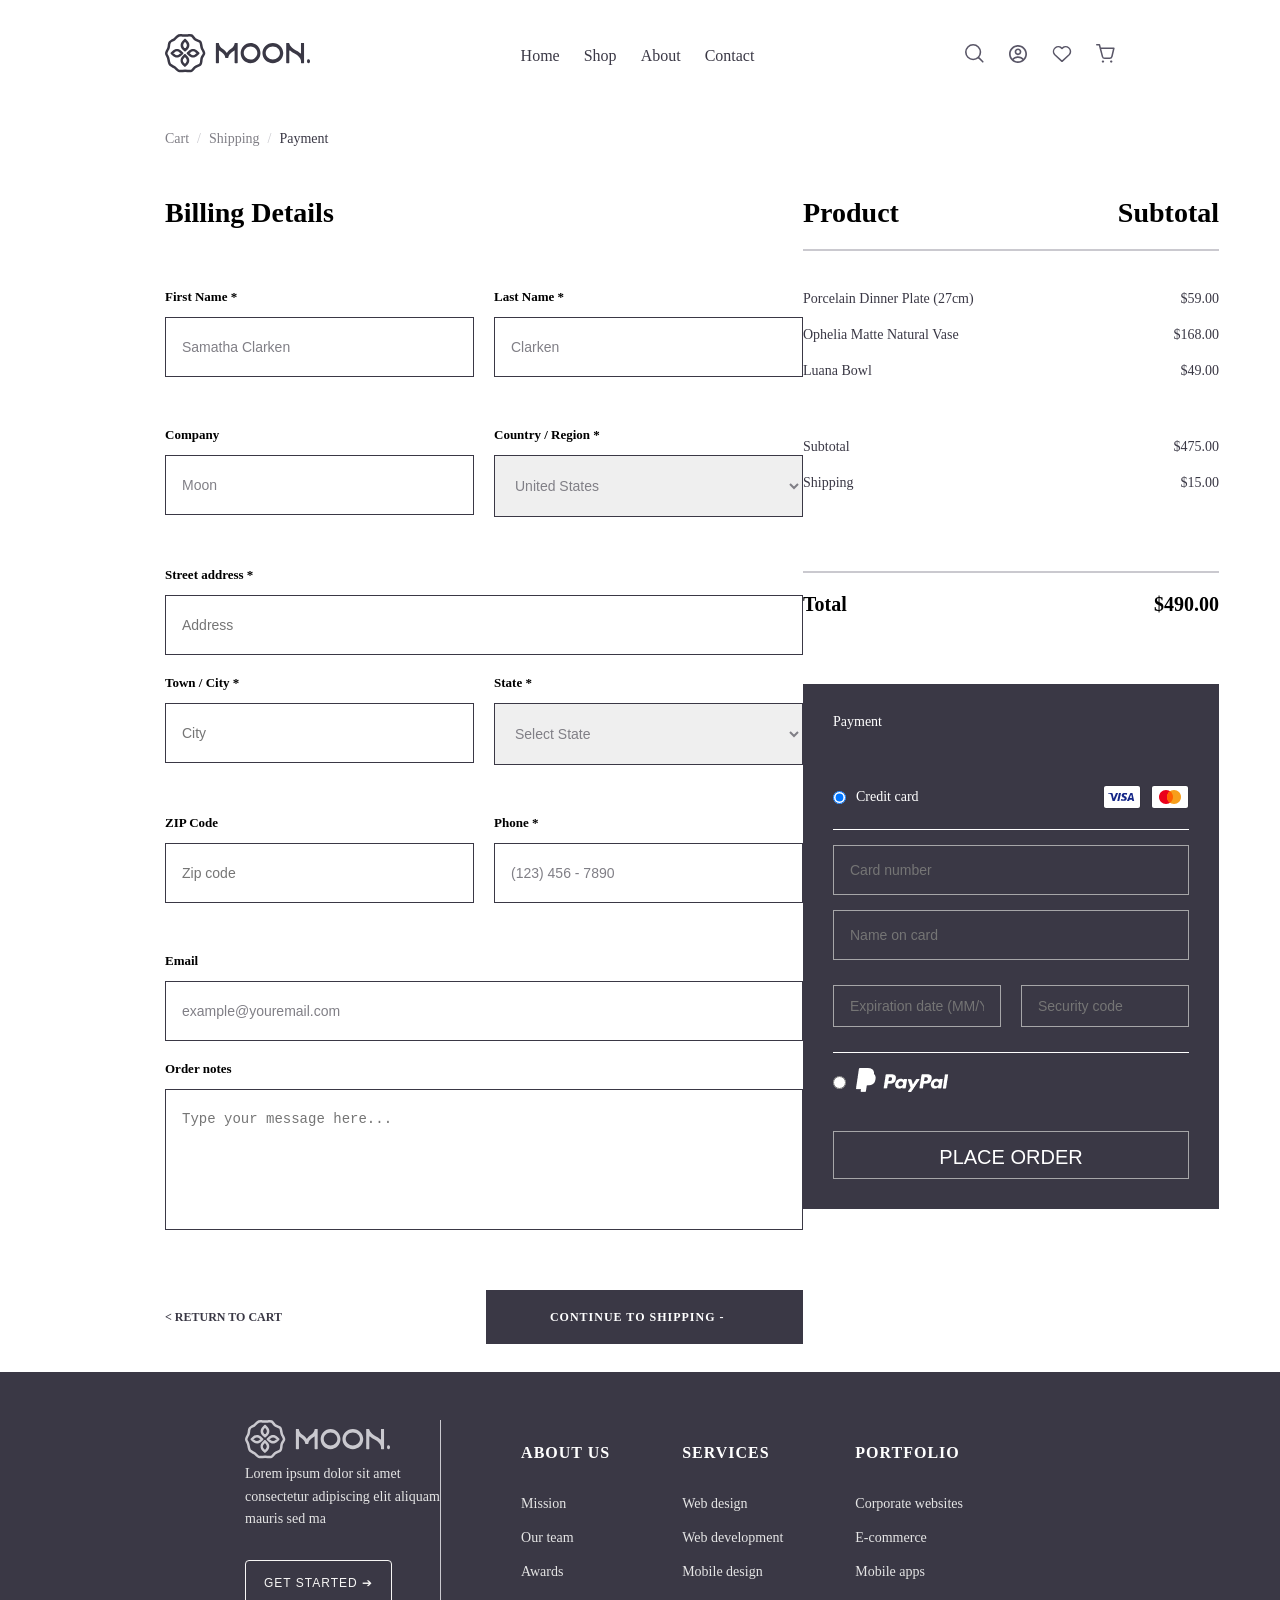
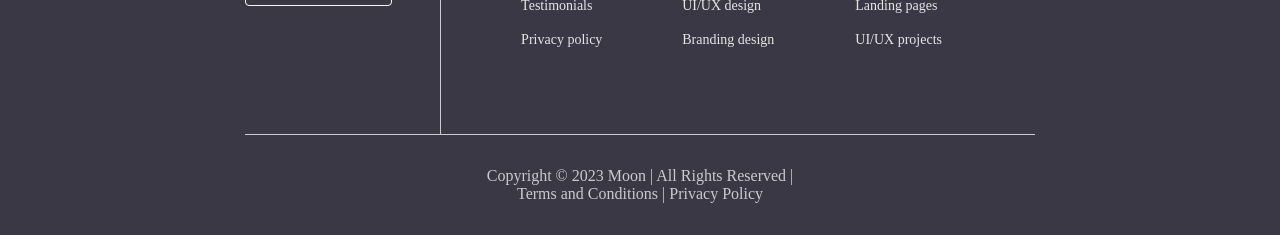
<file: chect out.html>
<!DOCTYPE html>
<html lang="en">
<head>
    <meta charset="UTF-8">
    <meta name="viewport" content="width=device-width, initial-scale=1.0">
    <title>Document</title>
    <link rel="stylesheet" href="./assets/css/chect out.css">
</head>
<body>
    <div class="header">
        <div class="container">
            <div class="row">
                <div class="meun-1"> <img src="./assets/image/header/Menu.svg" alt=""></div>
                <div class="logo">
                   <a href="#"><img src="./assets/image/header/logo.svg" alt=""> </a>
                </div>
                <div class="meun">
                    <ul>
                        <li>
                            <a href="./index.html">Home</a>
                        </li>
                        <li>
                            <a href="./shop.html">Shop</a>
                        </li>
                        <li>
                            <a href="#">About</a>
                        </li>
                        <li>
                            <a href="./contact.html">Contact</a>
                        </li>
                    </ul>
                </div>
                <div class="header">
                    <ul>
                        <li class="icon-hidden">
                            <a href="./blog.html#sidebar"><img src="./assets/image/header/Search.svg" alt=""></a>
                        </li>
                        <li class="icon-hidden" >
                            <a href="#"><img src="./assets/image/header/Avatar.svg" alt=""></a>
                        </li>
                        <li class="icon-hidden">
                            <a href="./Product.html#heart"><img src="./assets/image/header/Heart.svg" alt=""></a>
                        </li>
                        <li>
                            <a href="./cart.html"><img src="./assets/image/header/Shopping cart.svg" alt=""></a>
                        </li>
                    </ul>
                </div>

            </div>
        </div>
    </div>
    <div class="container">
            <div class="breadcrumbs">
                <a href="index.html" class="breadcrumb-link">Cart</a>
                <span class="breadcrumb-separator">/</span>
                <a href="shop.html" class="breadcrumb-link">Shipping </a>
                <span class="breadcrumb-separator">/</span>
                <span class="breadcrumb-current">Payment</span>
            </div>
        </div>
        <div class="chect">
            <div class="container">
                <div class="checkout-container">
                <div class="billing-section">
            <div class="main-section-title">Billing Details</div>
            <div class="input-row">
                <div class="input-group">
                    <label>First Name *</label>
                    <input type="text" value="Samatha Clarken">
                </div>
                <div class="input-group">
                    <label>Last Name *</label>
                    <input type="text" value="Clarken">
                </div>
            </div>
            <div class="input-row">
                <div class="input-group">
                    <label>Company</label>
                    <input type="text" value="Moon">
                </div>
                <div class="input-group">
                    <label>Country / Region *</label>
                    <select class="real-select-field">
                        <option value="US">United States</option>
                        <option value="CA">Canada</option>
                        <option value="UK">United Kingdom</option>
                        <option value="PS">Palestine</option>
                    </select>
                </div>
            </div>
            <div class="input-group full-width">
                <label>Street address *</label>
                <input type="text" placeholder="Address">
            </div>
            <div class="input-row">
                <div class="input-group">
                    <label>Town / City *</label>
                    <input type="text" placeholder="City">
                </div>
                <div class="input-group">
                    <label>State *</label>
                    <select class="real-select-field">
                        <option value="">Select State</option>
                        <option value="NY">New York</option>
                        <option value="CA">California</option>
                        <option value="TX">Texas</option>
                    </select>
                </div>
            </div>
            <div class="input-row">
                <div class="input-group">
                    <label>ZIP Code</label>
                    <input type="text" placeholder="Zip code">
                </div>
                <div class="input-group">
                    <label>Phone *</label>
                    <input type="text" value="(123) 456 - 7890">
                </div>
            </div>
            <div class="input-group full-width">
                <label>Email</label>
                <input type="email" value="example@youremail.com">
            </div>
            <div class="input-group full-width">
                <label>Order notes</label>
                <textarea placeholder="Type your message here..."></textarea>
            </div>

            <div class="navigation-row">
                <div class="btn-return">&lt; RETURN TO CART</div>
                <div class="btn-continue">CONTINUE TO SHIPPING -</div>
            </div>
        </div>
        <div class="order-summary-section">
            <div class="summary-table">
                <div class="table-header">
                    <div class="th-left">Product</div>
                    <div class="th-right">Subtotal</div>
                </div>
                <div class="table-item">
                    <div class="item-name">Porcelain Dinner Plate (27cm)</div>
                    <div class="item-price">$59.00</div>
                </div>
                <div class="table-item">
                    <div class="item-name">Ophelia Matte Natural Vase</div>
                    <div class="item-price">$168.00</div>
                </div>
                <div class="table-item">
                    <div class="item-name">Luana Bowl</div>
                    <div class="item-price">$49.00</div>
                </div>
                <div class="table-item subtotal-row">
                    <div class="item-name">Subtotal</div>
                    <div class="item-price">$475.00</div>
                </div>
                <div class="table-item shipping-row">
                    <div class="item-name">Shipping</div>
                    <div class="item-price">$15.00</div>
                </div>
                <div class="table-header total-row">
                    <div class="th-left">Total</div>
                    <div class="th-right">$490.00</div>
                </div>
            </div>

            <div class="payment-box">
                <div class="payment-title">Payment</div>
                <div class="payment-option">
                    <input type="radio" name="payment" id="card" checked>
                    <label for="card">Credit card</label>
                    <div class="card-logos">
                        <span class="card-logo visa"><img src="./assets/image/chect out/Frame (1).svg" alt=""></span>
                        <span class="card-logo master"><img src="./assets/image/chect out/Frame.svg" alt=""></span>
                    </div>
                </div>
                <input type="text" class="payment-input-1" placeholder="Card number">
                <input type="text" class="payment-input-1" placeholder="Name on card">
                <div class="input-row-small">
                    <input type="text" class="payment-input" placeholder="Expiration date (MM/YY)">
                    <input type="text" class="payment-input" placeholder="Security code">
                </div>
                <div class="payment-option-1 paypal-row">
                    <input type="radio" name="payment" id="paypal">
                    <label for="paypal"><img src="./assets/image/chect out/paypal.png" alt=""></label>
                </div>
                <button class="btn-place-order">PLACE ORDER</button>
            </div>
        </div>

    </div>
            </div>
    </div>
    <div class="moon-footer">
        <div class="footer-container">
            <div class=" brand-column">
                <img src="./assets/image/header/logo2.svg" alt="">
                <p class="footer-text">Lorem ipsum dolor sit amet consectetur adipiscing elit aliquam mauris sed ma</p>
                <a href="./shop.html"><button class="footer-btn">GET STARTED ➔</button></a>
            </div>
            <div class="footer-column">
                <a href="./About.html"><h3 class="column-title">ABOUT US</h3></a>
                <ul class="column-links">
                    <li><a href="./About.html#1910">Mission</a></li>
                    <li><a href="./About.html#Meet-Our-Team">Our team</a></li>
                    <li><a href="./About.html#1990">Awards</a></li>
                    <li><a href="./About.html#2010">Testimonials</a></li>
                    <li><a href="#">Privacy policy</a></li>
                </ul>
            </div>
            <div class="footer-column">
                <a><h3 class="column-title">SERVICES</h3><a>
                <ul class="column-links">
                    <li><a href="#">Web design</a></li>
                    <li><a href="#">Web development</a></li>
                    <li><a href="#">Mobile design</a></li>
                    <li><a href="#">UI/UX design</a></li>
                    <li><a href="#">Branding design</a></li>
                </ul>
            </div>

          <div class="footer-column">
                <a><h3 class="column-title">PORTFOLIO</h3><a>
                <ul class="column-links">
                    <li><a href="./contact.html#map">Corporate websites</a></li>
                    <li><a href="#">E-commerce</a></li>
                    <li><a href="#">Mobile apps</a></li>
                    <li><a href="#">Landing pages</a></li>
                    <li><a href="#">UI/UX projects</a></li>
                </ul>
           </div>

        </div>

        <div class="footer-bottom">
            <p class="footer-bottom1">Copyright © 2023 Moon | All Rights Reserved | Terms and Conditions | Privacy Policy</p>
            <p class="footer-bottommd">Copyright © 2023 Moon <br>All Rights Reserved <br>Terms and Conditions | Privacy Policy</p>
        </div>
    </div>

</body>
</html>
</file>
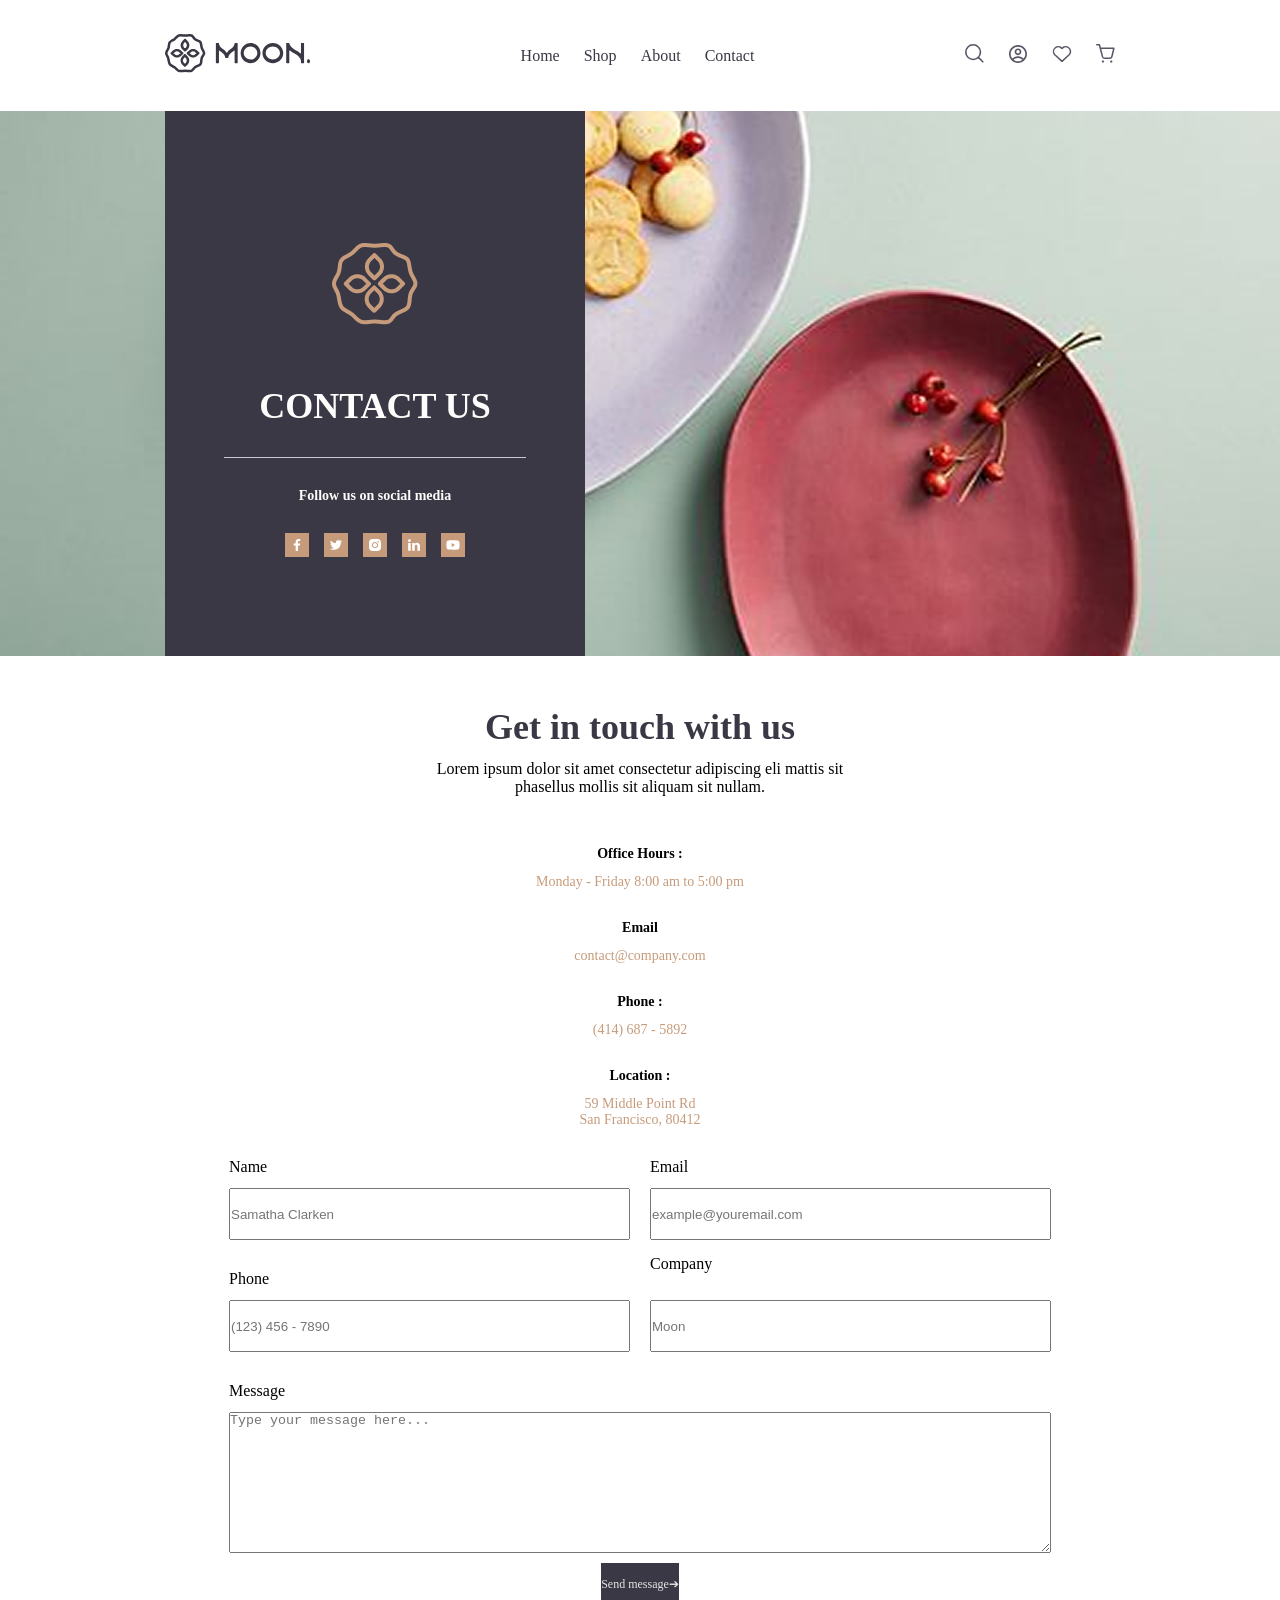
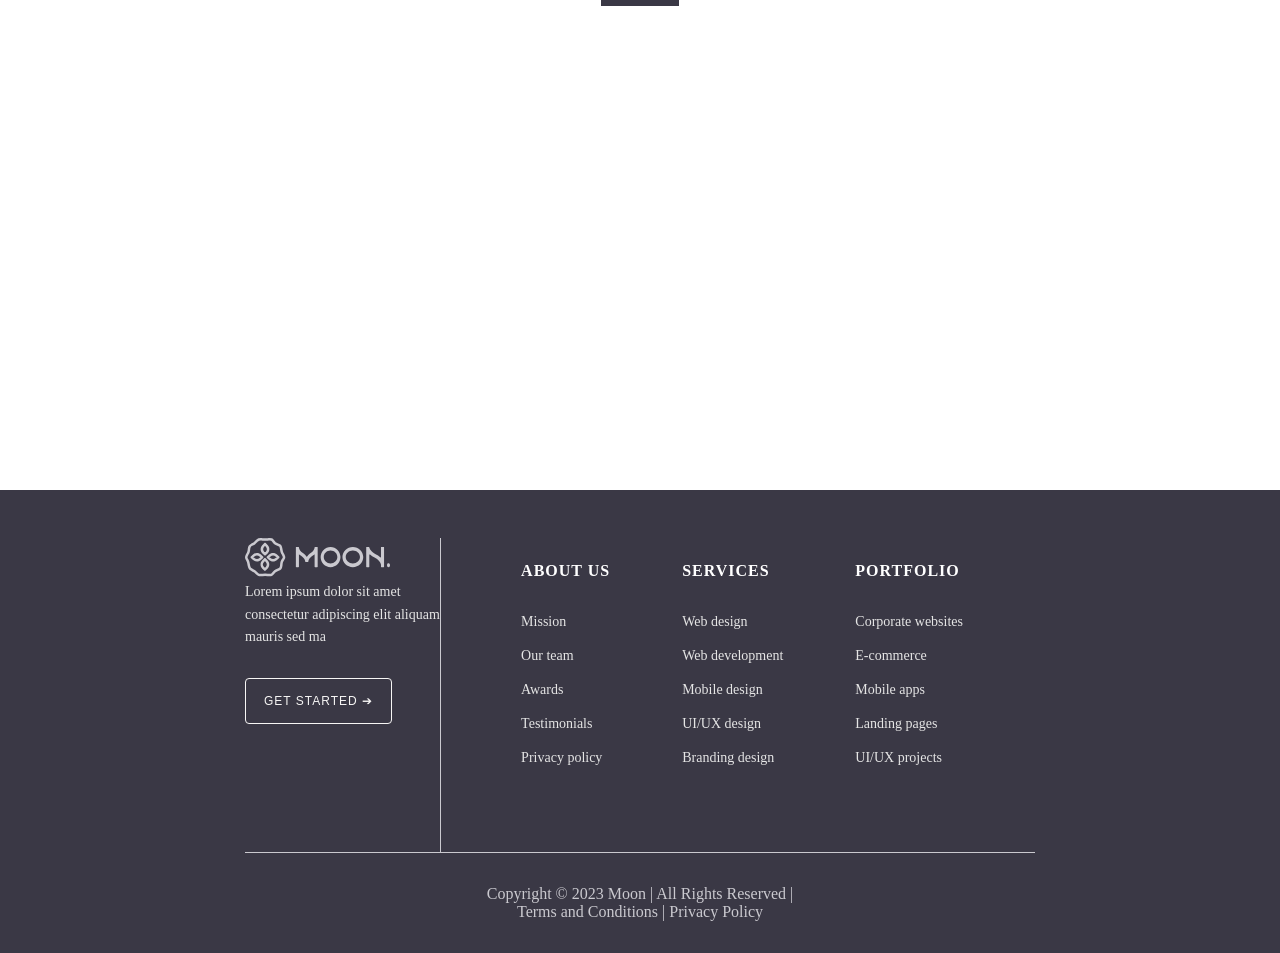
<file: contact.html>
<!DOCTYPE html>
<html lang="en">
<head>
    <meta charset="UTF-8">
    <meta name="viewport" content="width=device-width, initial-scale=1.0">
    <title>Document</title>
    <link rel="stylesheet" href="./assets/css/contact.css">
</head>
<body>
    <div class="header">
        <div class="container">
            <div class="row">
                <div class="meun-1"> <img src="./assets/image/header/Menu.svg" alt=""></div>
                <div class="logo">
                   <a href="#"><img src="./assets/image/header/logo.svg" alt=""> </a>
                </div>
                <div class="meun">
                    <ul>
                        <li>
                            <a href="./index.html">Home</a>
                        </li>
                        <li>
                            <a href="./shop.html">Shop</a>
                        </li>
                        <li>
                            <a href="./About.html">About</a>
                        </li>
                        <li>
                            <a href="./contact.html">Contact</a>
                        </li>
                    </ul>
                </div>
                <div class="header">
                    <ul>
                        <li class="icon-hidden">
                            <a href="./blog.html#sidebar"><img src="./assets/image/header/Search.svg" alt=""></a>
                        </li>
                        <li class="icon-hidden" >
                            <a href="#"><img src="./assets/image/header/Avatar.svg" alt=""></a>
                        </li>
                        <li class="icon-hidden">
                            <a href="./Product.html#heart"><img src="./assets/image/header/Heart.svg" alt=""></a>
                        </li>
                        <li>
                            <a href="./cart.html"><img src="./assets/image/header/Shopping cart.svg" alt=""></a>
                        </li>
                    </ul>
                </div>

            </div>
        </div>
    </div>
    <div class="Slider">
        <img class="Slider-1" src="./assets/image/contact/contact.png" alt="">
        <div class="Slider-2">
            <img  src="./assets/image/contact/Icon.png" alt="">
            <h1 >CONTACT US</h1>
            <h2 >Follow us on social media</h2>
        </div>
        <div class="social-icons ">
            <a href="https://www.facebook.com/EastForkPottery/"><img src="./assets/image/contact/Facebook.svg" alt=""></a>
            <a href="https://x.com/eastforkpottery"><img src="./assets/image/contact/Twitter.svg" alt=""></a>
            <a href="https://www.instagram.com/eastforkpottery/"><img src="./assets/image/contact/Instagram.svg" alt=""></a>
            <a href="https://www.instagram.com/eastforkpottery/"><img src="./assets/image/contact/LinkedIn.svg" alt=""></a>
            <a href="https://www.youtube.com/@eastforkpottery"><img src="./assets/image/contact/YouTube.svg" alt=""></a>
        </div>
    </div>
    <div class="Get">
        <div class="container">
            <h1>Get in touch with us</h1>
            <p>Lorem ipsum dolor sit  amet consectetur adipiscing eli mattis sit <br> phasellus mollis sit aliquam sit nullam.</p>
       </div>
    </div>
    <div class="email-contact" id="Email-1">
        <div class="container">
            <h2>Office Hours :</h2>
            <p>Monday - Friday  8:00 am to 5:00 pm</p>
            <h2>Email</h2>
            <p>contact@company.com</p>
            <h2>Phone :</h2>
            <p>(414) 687 - 5892</p>
            <h2>Location :</h2>
            <p>59 Middle Point Rd <br> San Francisco, 80412</p>
        </div>
    </div>
    <div class="contact-form">
        <div class="container">
        <label for="name">Name</label>
        <input type="text" id="name" placeholder="Samatha Clarken"name="user name">
        
        <label for="email" id="email">Email</label>
        <input type="email" id="email" name="user email" placeholder="example@youremail.com" required>
        
        <label for="message">Phone</label>
        <input type="text"  placeholder="(123) 456 - 7890"name=" ">
        
        <label for="name">Company</label>
        
        <input type="text" placeholder="Moon"name=" ">
        
        <label for="name">Message</label>
        <textarea id="message" name=" " placeholder="Type your message here..." rows="7" cols="65"></textarea>
        <a href="">Send message➔</a>
        </div>
    </div>
    <div class="map-section" id="map">
        <iframe src="https://www.google.com/maps/embed?pb=!1m18!1m12!1m3!1d13602.775302940187!2d35.110125745653654!3d31.532568137330422!2m3!1f0!2f0!3f0!3m2!1i1024!2i768!4f13.1!3m3!1m2!1s0x1502e427ecc463fb%3A0xbe464d5c6a2f134c!2z2KfZhNiu2YTZitmE!5e0!3m2!1sar!2s!4v1784046652926!5m2!1sar!2s" width="600" height="450" style="border:0;" allowfullscreen="" loading="lazy" referrerpolicy="strict-origin-when-cross-origin"></iframe>
    </div>
    <div class="moon-footer">
        <div class="footer-container">
            <div class=" brand-column">
                <img src="./assets/image/header/logo2.svg" alt="">
                <p class="footer-text">Lorem ipsum dolor sit amet consectetur adipiscing elit aliquam mauris sed ma</p>
                <a href="./shop.html"><button class="footer-btn">GET STARTED ➔</button></a>
            </div>
            <div class="footer-column">
                <a href="./About.html"><h3 class="column-title">ABOUT US</h3></a>
                <ul class="column-links">
                    <li><a href="./About.html#1910">Mission</a></li>
                    <li><a href="./About.html#Meet-Our-Team">Our team</a></li>
                    <li><a href="./About.html#1990">Awards</a></li>
                    <li><a href="./About.html#2010">Testimonials</a></li>
                    <li><a href="#">Privacy policy</a></li>
                </ul>
            </div>
            <div class="footer-column">
                <a><h3 class="column-title">SERVICES</h3><a>
                <ul class="column-links">
                    <li><a href="#">Web design</a></li>
                    <li><a href="#">Web development</a></li>
                    <li><a href="#">Mobile design</a></li>
                    <li><a href="#">UI/UX design</a></li>
                    <li><a href="#">Branding design</a></li>
                </ul>
            </div>

          <div class="footer-column">
                <a><h3 class="column-title">PORTFOLIO</h3><a>
                <ul class="column-links">
                    <li><a href="./contact.html#map">Corporate websites</a></li>
                    <li><a href="#">E-commerce</a></li>
                    <li><a href="#">Mobile apps</a></li>
                    <li><a href="#">Landing pages</a></li>
                    <li><a href="#">UI/UX projects</a></li>
                </ul>
           </div>

        </div>

        <div class="footer-bottom">
            <p class="footer-bottom1">Copyright © 2023 Moon | All Rights Reserved | Terms and Conditions | Privacy Policy</p>
            <p class="footer-bottommd">Copyright © 2023 Moon <br>All Rights Reserved <br>Terms and Conditions | Privacy Policy</p>
        </div>
    </div>
</body>
</html>
</file>
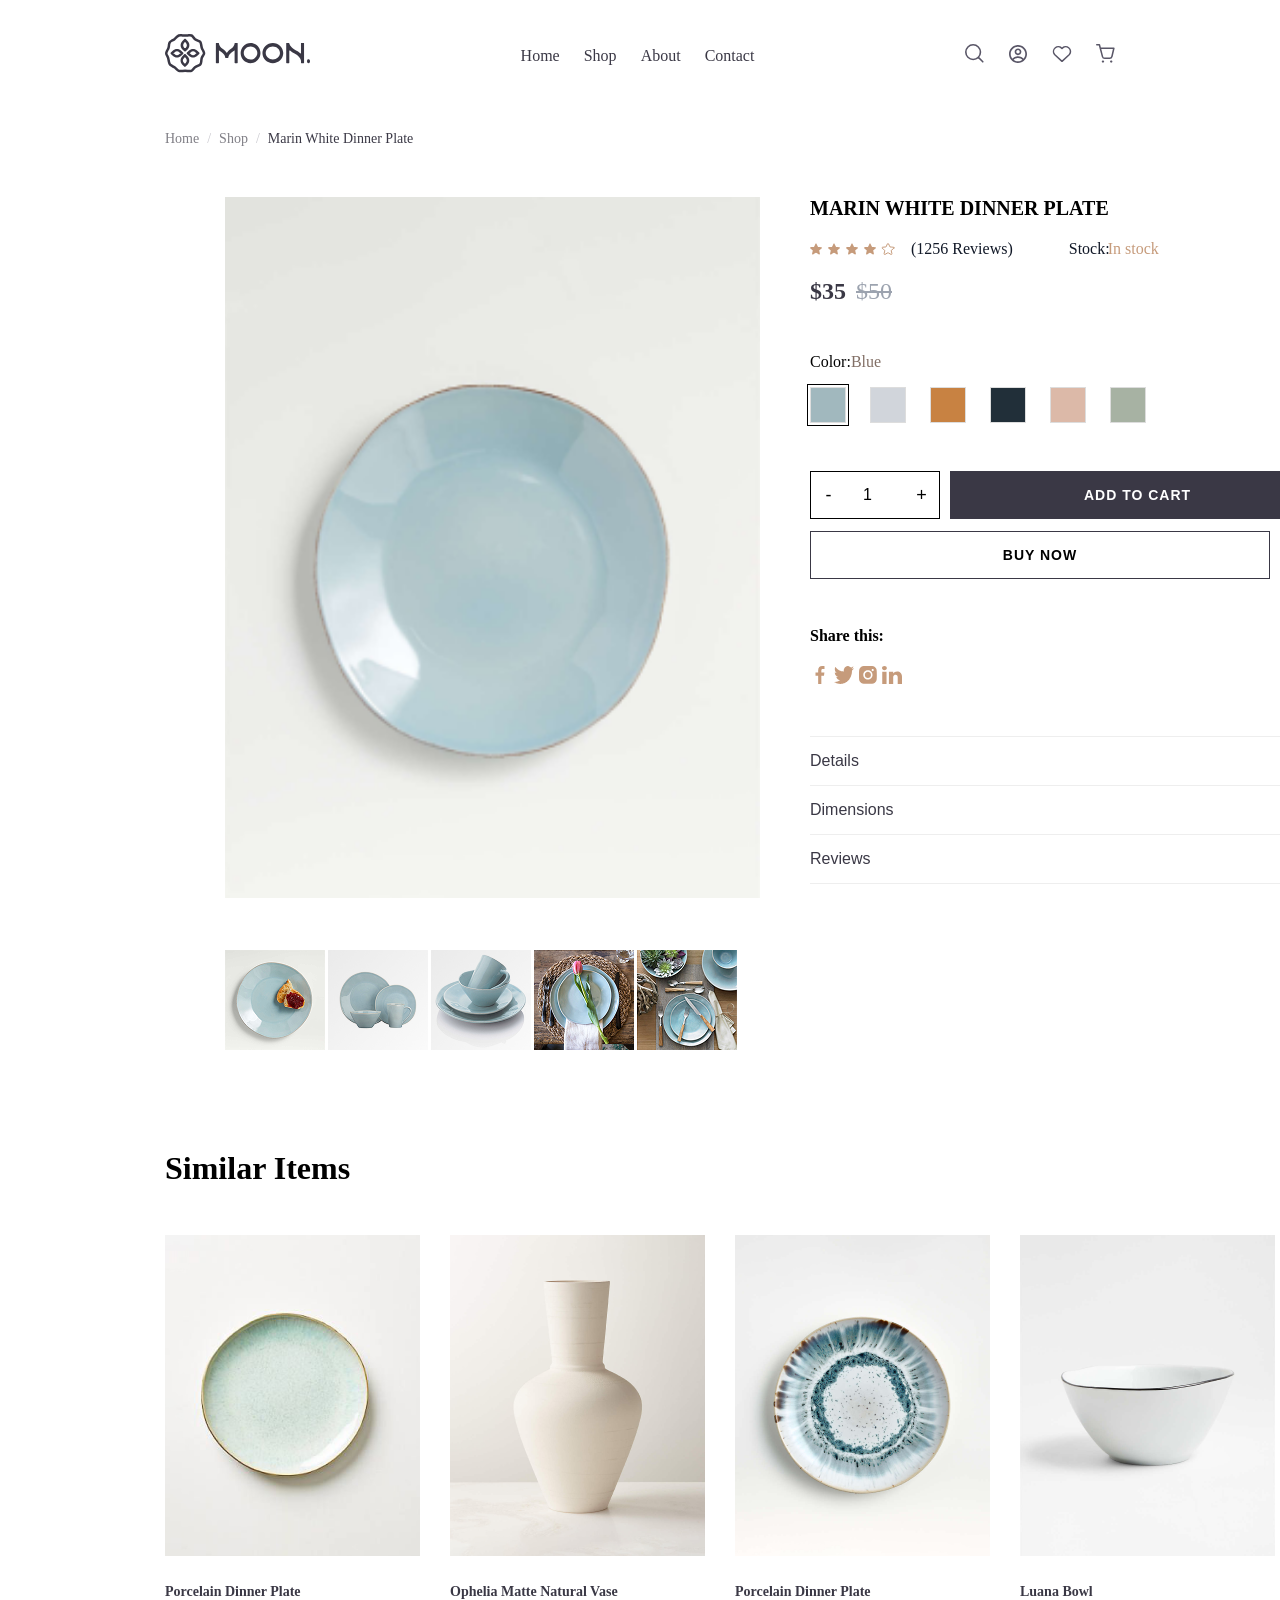
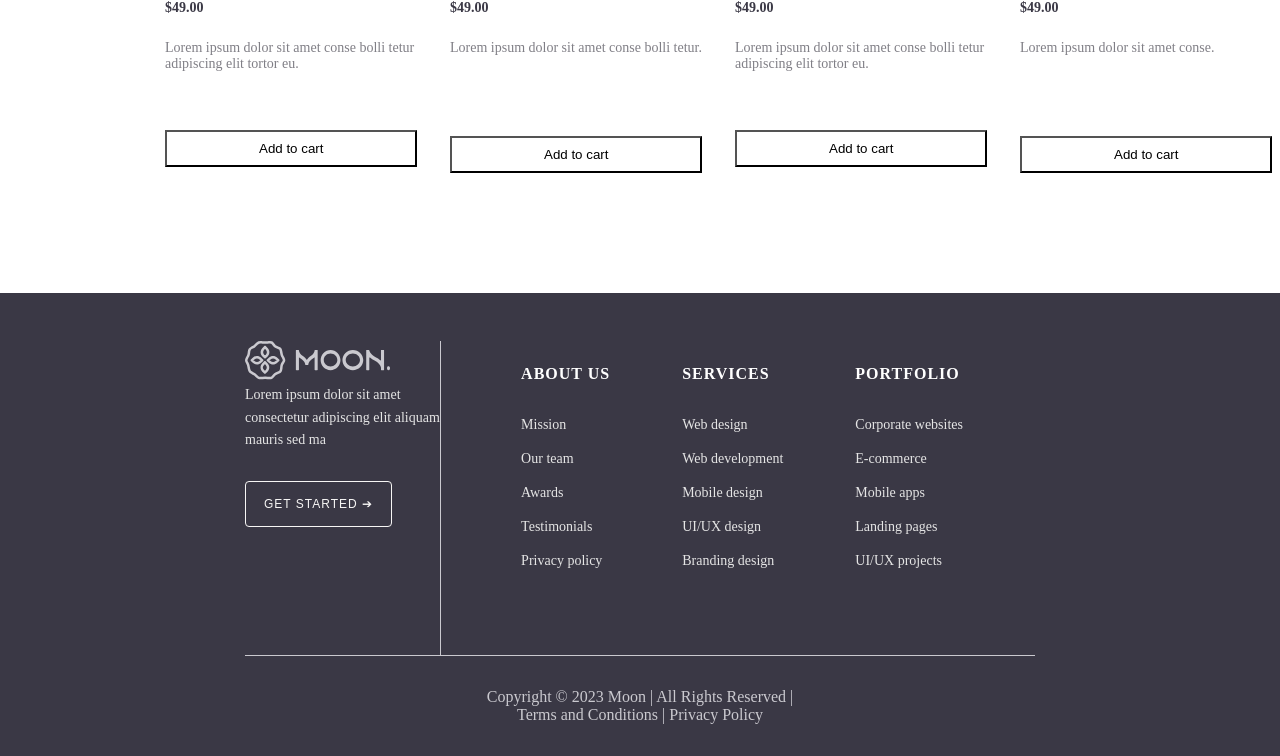
<file: Product.html>
<!DOCTYPE html>
<html lang="en">
<head>
    <meta charset="UTF-8">
    <meta name="viewport" content="width=device-width, initial-scale=1.0">
    <title>Document</title>
    <link rel="stylesheet" href="./assets/css/Product.css">
</head>
<body>
    <div class="header">
        <div class="container">
            <div class="row">
                <div class="meun-1"> <img src="./assets/image/header/Menu.svg" alt=""></div>
                <div class="logo">
                   <a href="#"><img src="./assets/image/header/logo.svg" alt=""> </a>
                </div>
                <div class="meun">
                    <ul>
                        <li>
                            <a href="./index.html">Home</a>
                        </li>
                        <li>
                            <a href="./shop.html">Shop</a>
                        </li>
                        <li>
                            <a href="./About.html">About</a>
                        </li>
                        <li>
                            <a href="./contact.html">Contact</a>
                        </li>
                    </ul>
                </div>
                <div class="header">
                    <ul>
                        <li class="icon-hidden">
                            <a href="./blog.html#sidebar"><img src="./assets/image/header/Search.svg" alt=""></a>
                        </li>
                        <li class="icon-hidden" >
                            <a href="#"><img src="./assets/image/header/Avatar.svg" alt=""></a>
                        </li>
                        <li class="icon-hidden">
                            <a href="./Product.html#heart"><img src="./assets/image/header/Heart.svg" alt=""></a>
                        </li>
                        <li>
                            <a href="./cart.html"><img src="./assets/image/header/Shopping cart.svg" alt=""></a>
                        </li>
                    </ul>
                </div>

            </div>
        </div>
    </div>
    <div>
        <div class="container">
            <div class="breadcrumbs">
                <a href="index.html" class="breadcrumb-link">Home</a>
                <span class="breadcrumb-separator">/</span>
                <a href="shop.html" class="breadcrumb-link">Shop</a>
                <span class="breadcrumb-separator">/</span>
                <span class="breadcrumb-current">Marin White Dinner Plate</span>
            </div>
        </div>
        <div>
            <div class="container">
                <div class="product-content">
                    <div class="product-gallery">
                        <div class="thumbnail-list">
                            <div class="thumb active"><img src="./assets/image/Product/product-gallery1.png" alt=" "></div>
                            <div class="thumb"><img src="./assets/image/Product/product-gallery2.png" alt=" "></div>
                            <div class="thumb"><img src="./assets/image/Product/product-gallery3.png" alt=" "></div>
                            <div class="thumb"><img src="./assets/image/Product/product-gallewy4.png" alt=" "></div>
                            <div class="thumb"><img src="./assets/image/Product/product-gallery5.png" alt=""></div>
                        </div>
                        <div class="main-image">
                            <img src="./assets/image/homepage/Marin White Dinner Plate.png" alt="Marin White Dinner Plate">
                        </div>
                
                    </div>
                    <div class="product-details">
                        <h1 class="product-title">MARIN WHITE DINNER PLATE</h1>
                        <div class="product-rating">
                            <img src="./assets/image/Product/star.svg" alt="stars">
                            <p>(1256 Reviews)</p>
                            <p class="stock-status1">Stock:</p><p class="stock-status">In stock</p>
                        </div>
                        <div class="product-price">
                            <p class="current-price">$35</p> 
                            <p class="old-price">$50</p>
                        </div>
                        <div class="color-selection">
                            <div class="section-label22">
                                <p class="section-label">Color:</p>
                                <p class="section-label1">Blue</p>
                            </div>
                            <div class="color-options">
                                <button class="color-btn blue active"></button>
                                <button class="color-btn white"></button>
                                <button class="color-btn brown"></button>
                                <button class="color-btn dark-blue"></button>
                                <button class="color-btn pink"></button>
                                <button class="color-btn purple"></button>
                            </div>
                        </div>
                        <div class="purchase-actions">
                            <div class="purchase-actions-row-1">
                                <div class="quantity-selector">
                                    <button class="qty-btn">-</button>
                                    <input type="number" value="1" min="1" class="qty-input">
                                    <button class="qty-btn">+</button>
                               </div>
                                <button class="btn btn-add-cart">ADD TO CART</button>
                            </div>
                            <div class="purchase-actions-row-2">
                                <button class="btn btn-buy-now">BUY NOW</button>
                                <button class="btn-wishlist" id="heart"><img src="./assets/image/Product/Heart.svg" alt=""></button>
                            </div>
                        </div>
                        <div class="share-section">
                            <h2>Share this:</h2>
                            <div class="share-icons">
                                <a href="https://www.facebook.com/EastForkPottery/"><img src="./assets/image/Product/Facebook.svg" alt=""></a>
                                <a href="https://x.com/eastforkpottery"><img src="./assets/image/Product/Twitter.svg" alt=""></a>
                                <a href="https://www.instagram.com/eastforkpottery/"><img src="./assets/image/Product/Instagram.svg" alt=""></a>
                                <a href="https://www.instagram.com/eastforkpottery/"><img src="./assets/image/Product/LinkedIn.svg" alt=""></a>
                            </div>
                        </div>
                        <div class="product-accordion">
                            <div class="accordion-item">
                                <button class="accordion-header">Details <span>+</span></button>
                            </div>
                            <div class="accordion-item">
                                <button class="accordion-header">Dimensions <span>+</span></button>
                            </div>
                            <div class="accordion-item">
                                <button class="accordion-header">Reviews <span>+</span></button>
                            </div>
                        </div>
                    </div>
                </div>
            </div>
        </div>
    </div>
    <div class="Best ">
        <div class="container">
            <h1>Similar Items</h1>
            <div class="Best2">
            <div>
                <img src="./assets/image/homepage/Porcelain Dinner Plate.png" alt="Luana Bowl">
                <h2>Porcelain Dinner Plate</h2>
                <h2>$49.00</h2>
                <p>Lorem ipsum dolor sit amet conse bolli tetur adipiscing elit tortor eu.</p>
                <button>Add to cart</button>
            </div>
            <div class="button1">
                <img src="./assets/image/homepage/Ophelia Matte Natural  Vase.png" alt="Tall Cream Ceramic Vase">
                <h2>Ophelia Matte Natural  Vase</h2>
                <h2>$49.00</h2>
                <p>Lorem ipsum dolor sit amet conse bolli tetur.</p>
                <button>Add to cart</button>
            </div>
            <div>
                <img src="./assets/image/homepage/Porcelain Dinner Plate2.png" alt="Tall Cream Ceramic Vase">
                <h2>Porcelain Dinner Plate</h2>
                <h2>$49.00</h2>
                <p>Lorem ipsum dolor sit amet conse bolli tetur adipiscing elit tortor eu.</p>
                <button>Add to cart</button>
            </div>
            <div class="button1">
                <img src="./assets/image/homepage/Luana Bowl2.png" alt="Tall Cream Ceramic Vase">
                <h2>Luana Bowl</h2>
                <h2>$49.00</h2>
                <p>Lorem ipsum dolor sit amet conse.</p>
                <button>Add to cart</button>
            </div>
            </div>
        </div>
    </div>
      <div class="moon-footer">
        <div class="footer-container">
            <div class=" brand-column">
                <img src="./assets/image/header/logo2.svg" alt="">
                <p class="footer-text">Lorem ipsum dolor sit amet consectetur adipiscing elit aliquam mauris sed ma</p>
                <a href="./shop.html"><button class="footer-btn">GET STARTED ➔</button></a>
            </div>
            <div class="footer-column">
                <a href="./About.html"><h3 class="column-title">ABOUT US</h3></a>
                <ul class="column-links">
                    <li><a href="./About.html#1910">Mission</a></li>
                    <li><a href="./About.html#Meet-Our-Team">Our team</a></li>
                    <li><a href="./About.html#1990">Awards</a></li>
                    <li><a href="./About.html#2010">Testimonials</a></li>
                    <li><a href="#">Privacy policy</a></li>
                </ul>
            </div>
            <div class="footer-column">
                <a><h3 class="column-title">SERVICES</h3><a>
                <ul class="column-links">
                    <li><a href="#">Web design</a></li>
                    <li><a href="#">Web development</a></li>
                    <li><a href="#">Mobile design</a></li>
                    <li><a href="#">UI/UX design</a></li>
                    <li><a href="#">Branding design</a></li>
                </ul>
            </div>

          <div class="footer-column">
                <a><h3 class="column-title">PORTFOLIO</h3><a>
                <ul class="column-links">
                    <li><a href="./contact.html#map">Corporate websites</a></li>
                    <li><a href="#">E-commerce</a></li>
                    <li><a href="#">Mobile apps</a></li>
                    <li><a href="#">Landing pages</a></li>
                    <li><a href="#">UI/UX projects</a></li>
                </ul>
           </div>

        </div>

        <div class="footer-bottom">
            <p class="footer-bottom1">Copyright © 2023 Moon | All Rights Reserved | Terms and Conditions | Privacy Policy</p>
            <p class="footer-bottommd">Copyright © 2023 Moon <br>All Rights Reserved <br>Terms and Conditions | Privacy Policy</p>
        </div>
    </div>
</body>
</html>
</file>
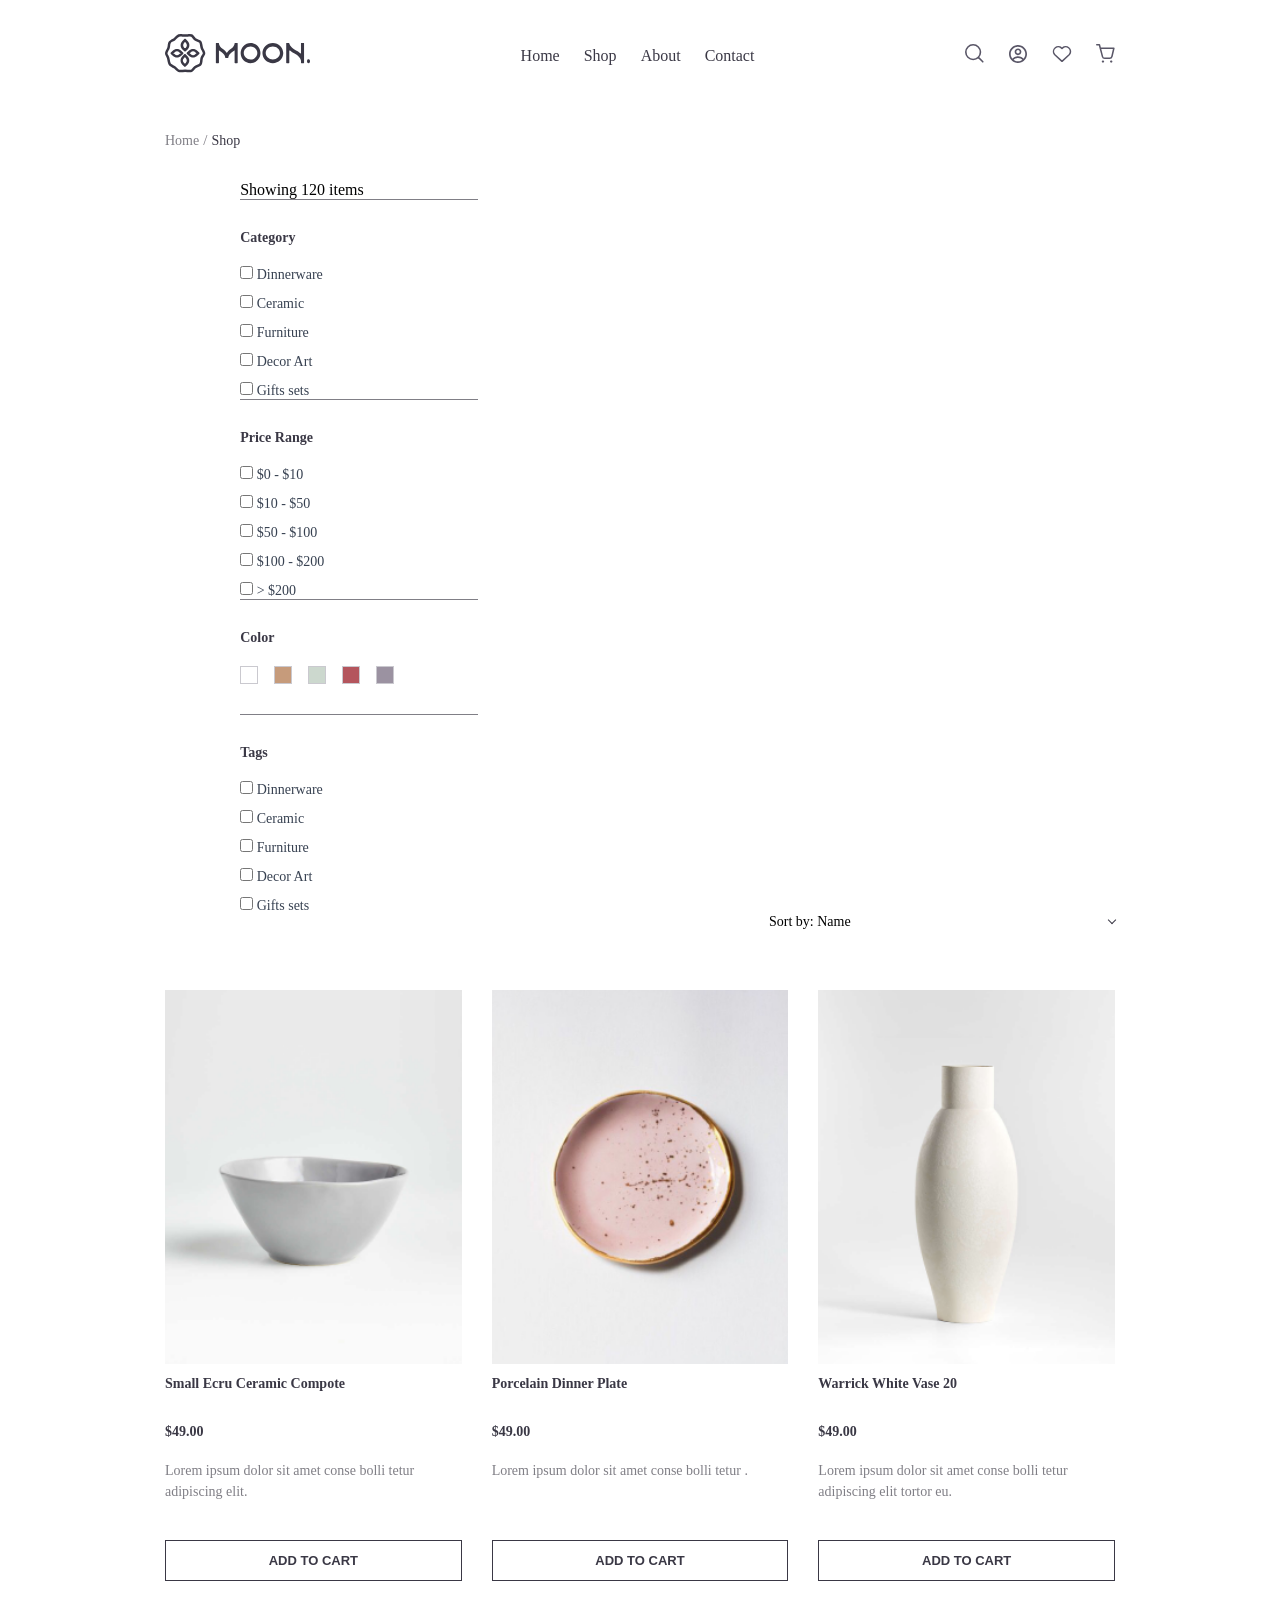
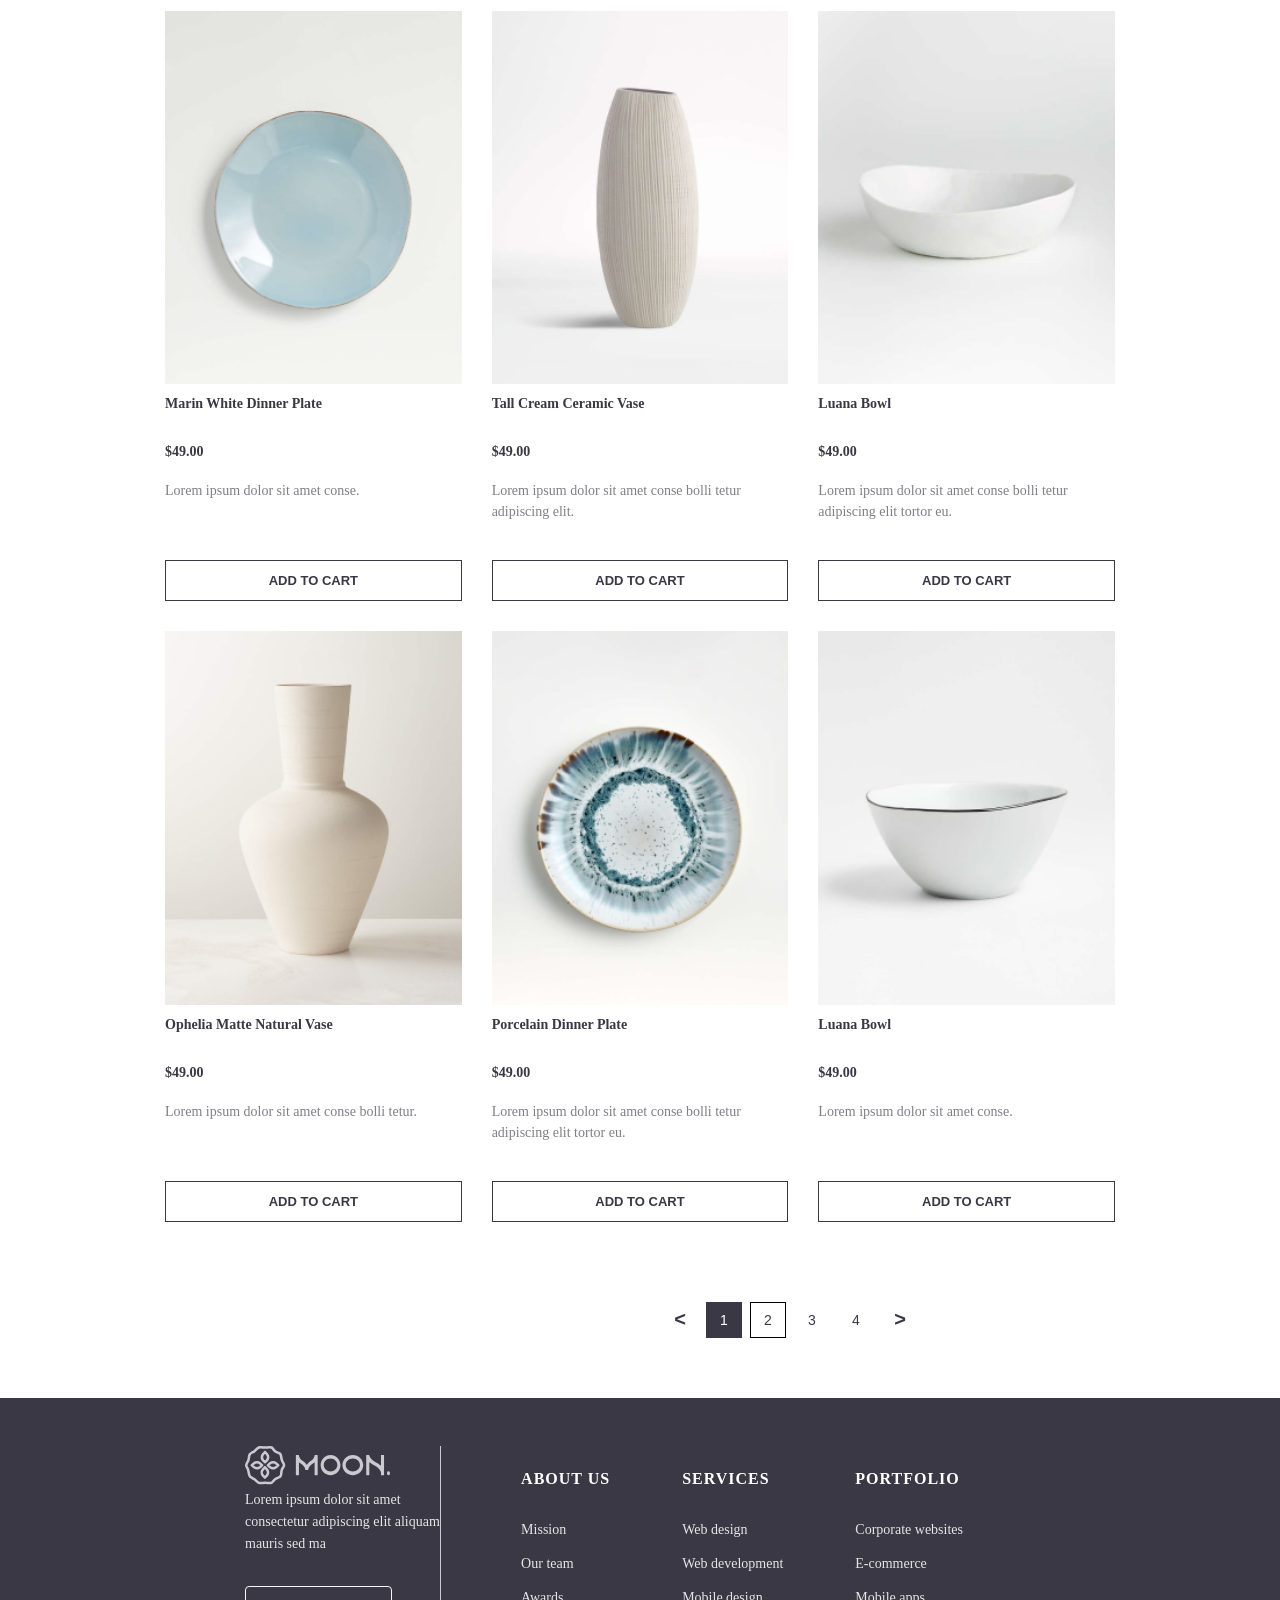
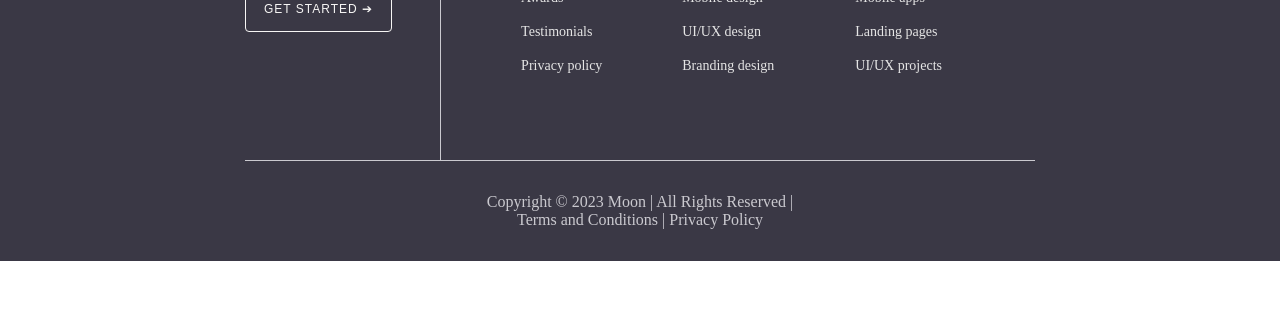
<file: shop.html>
<!DOCTYPE html>
<html lang="en">
<head>
    <meta charset="UTF-8">
    <meta name="viewport" content="width=device-width, initial-scale=1.0">
    <title>Document</title>
    <link rel="stylesheet" href="./assets/css/shop.css">
</head>
<body>
    <div class="header">
        <div class="container">
            <div class="row">
                <div class="meun-1"> <img src="./assets/image/header/Menu.svg" alt=""></div>
                <div class="logo">
                   <a href="#"><img src="./assets/image/header/logo.svg" alt=""> </a>
                </div>
                <div class="meun">
                    <ul>
                        <li>
                            <a href="./index.html">Home</a>
                        </li>
                        <li>
                            <a href="./shop.html">Shop</a>
                        </li>
                        <li>
                            <a href="./About.html">About</a>
                        </li>
                        <li>
                            <a href="./contact.html">Contact</a>
                        </li>
                    </ul>
                </div>
                <div class="header">
                    <ul>
                        <li class="icon-hidden">
                            <a href="./blog.html#sidebar"><img src="./assets/image/header/Search.svg" alt=""></a>
                        </li>
                        <li class="icon-hidden" >
                            <a href="#"><img src="./assets/image/header/Avatar.svg" alt=""></a>
                        </li>
                        <li class="icon-hidden">
                            <a href="./Product.html#heart"><img src="./assets/image/header/Heart.svg" alt=""></a>
                        </li>
                        <li>
                            <a href="./cart.html"><img src="./assets/image/header/Shopping cart.svg" alt=""></a>
                        </li>
                    </ul>
                </div>

            </div>
        </div>
    </div>
    <div class="shop">
        <div class="container">
                <div class="breadcrumbs">
                    <a href="index.html" class="breadcrumb-link">Home</a>
                    <span class="breadcrumb-separator">/</span>
                    <a href="shop.html" class="breadcrumb-link1">Shop</a>
                </div>
                <div class="sidebar">
                    <p>Showing 120 items</p>
                    <div class="filter-group">
                        <h2>Category</h2>
                        <div class="options-vertical">
                        <label><input type="checkbox"> Dinnerware</label>
                        <label><input type="checkbox"> Ceramic</label>
                        <label><input type="checkbox"> Furniture</label>
                        <label><input type="checkbox"> Decor Art</label>
                        <label><input type="checkbox" class="dottom"> Gifts sets</label>
                    </div>
                    <div class="filter-group">
                        <h2>Price Range</h2>
                        <div class="options-vertical">
                            <label><input type="checkbox"> $0 - $10</label>
                            <label><input type="checkbox"> $10 - $50</label>
                            <label><input type="checkbox"> $50 - $100</label>
                            <label><input type="checkbox"> $100 - $200</label>
                            <label><input type="checkbox" class="dottom"> > $200</label>
                        </div>
                    </div>
                    <div class="filter-group">
                        <h2>Color</h2>
                        <div class="colors-box">
                            <span class="color-box1"></span>
                            <span class="color-box2 "></span>
                            <span class="color-box3"></span>
                            <span class="color-box4"></span>
                            <span class="color-box5"></span>
                        </div>
                    </div>
                    <div class="filter-group">
                        <h2>Tags</h2>
                       <div class="options-vertical">
                            <label><input type="checkbox"> Dinnerware</label>
                           <label><input type="checkbox"> Ceramic</label>
                            <label><input type="checkbox"> Furniture</label>
                            <label><input type="checkbox"> Decor Art</label>
                            <label><input type="checkbox" class="dottom"> Gifts sets</label>
                        </div>
                    </div>
                </div>
            </div>
            <div class="shop2">
                <div class="sort-by-wrapper">
                    <div class="mobile-filter-btn">
                        <div class="filter-icon-bars">
                            <span></span>
                            <span></span>
                            <span></span>
                        </div>
                        <span class="filter-text-btn">FILTER</span>
                    </div>
                    <span class="sort-text">Sort by: Name</span>
                    <span class="sort-icon-arrow"></span>
                </div>  
            <div class="shpo2-1">
                <div class="shop-3">
                   <img src="./assets/image/homepage/Small Ecru.png" alt="Small Ecru Ceramic Compote $49.00">
                    <h2>Small Ecru Ceramic Compote</h2>
                    <h2>$49.00 </h2>
                    <p>Lorem ipsum dolor sit amet conse bolli tetur adipiscing elit.</p>
                    <button>Add to cart</button>
                </div>
                <div class="shop-3">
                    <img src="./assets/image/homepage/Porcelain .png" alt="Porcelain Dinner Plate">
                    <h2>Porcelain Dinner Plate</h2>
                    <h2>$49.00</h2>
                    <p>Lorem ipsum dolor sit amet conse bolli tetur .</p>
                    <button>Add to cart</button>
                </div>
                <div class="shop-3">
                    <img src="./assets/image/homepage/Vase 20.png" alt="Warrick White Vase 20">
                    <h2>Warrick White Vase 20</h2>
                    <h2>$49.00</h2>
                    <p>Lorem ipsum dolor sit amet conse bolli tetur adipiscing elit tortor eu.</p>
                    <button>Add to cart</button>
                </div>
            </div>
            <div class="shpo2-2">
                <div class="shop-3">
                    <img src="./assets/image/homepage/Marin White Dinner Plate.png" alt="Marin White Dinner Plate">                        <h2>Marin White Dinner Plate</h2>
                    <h2>$49.00</h2>
                   <p>Lorem ipsum dolor sit amet conse.</p>
                    <button>Add to cart</button>
                </div>
                <div class="shop-3">
                    <img src="./assets/image/homepage/Tall Cream Ceramic Vase.png" alt="Tall Cream Ceramic Vase">                        <h2>Tall Cream Ceramic Vase</h2>
                    <h2>$49.00</h2>
                    <p>Lorem ipsum dolor sit amet conse bolli tetur adipiscing elit.</p>
                    <button>Add to cart</button>
                </div>
                <div class="shop-3">
                    <img src="./assets/image/homepage/Luana Bowl.png" alt="Luana Bowl">                        <h2>Luana Bowl</h2>
                    <h2>$49.00</h2>
                    <p>Lorem ipsum dolor sit amet conse bolli tetur adipiscing elit tortor eu.</p>
                    <button>Add to cart</button>
                </div>   
            </div>
            <div class="shpo2-3">
                <div class="shop-3">
                    <img src="./assets/image/homepage/Ophelia Matte Natural  Vase.png" alt="Tall Cream Ceramic Vase">
                    <h2>Ophelia Matte Natural  Vase</h2>
                    <h2>$49.00</h2>
                    <p>Lorem ipsum dolor sit amet conse bolli tetur.</p>
                    <button>Add to cart</button>
                </div>
                <div class="shop-3">
                    <img src="./assets/image/homepage/Porcelain Dinner Plate2.png" alt="Tall Cream Ceramic Vase">
                    <h2>Porcelain Dinner Plate</h2>
                    <h2>$49.00</h2>
                    <p>Lorem ipsum dolor sit amet conse bolli tetur adipiscing elit tortor eu.</p>
                    <button>Add to cart</button>
                </div>
                <div class="shop2-img3">
                    <img src="./assets/image/homepage/Luana Bowl2.png" alt="Tall Cream Ceramic Vase">
                    <h2>Luana Bowl</h2>
                    <h2>$49.00</h2>
                    <p>Lorem ipsum dolor sit amet conse.</p>
                    <button>Add to cart</button>
                </div> 
            </div>
            <div class="pagination">
                <a href="#" class="arrow">&lt;</a>
                <a href="#" class="active">1</a>
                <a href="#" class="selected">2</a>
                <a href="#">3</a>
                <a href="#">4</a>
                <a href="#" class="arrow">&gt;</a>
            </div>
        </div>
    </div>
        <div class="moon-footer">
        <div class="footer-container">
            <div class=" brand-column">
                <img src="./assets/image/header/logo2.svg" alt="">
                <p class="footer-text">Lorem ipsum dolor sit amet consectetur adipiscing elit aliquam mauris sed ma</p>
                <a href="./shop.html"><button class="footer-btn">GET STARTED ➔</button></a>
            </div>
            <div class="footer-column">
                <a href="./About.html"><h3 class="column-title">ABOUT US</h3></a>
                <ul class="column-links">
                    <li><a href="#1910">Mission</a></li>
                    <li><a href="#Meet-Our-Team">Our team</a></li>
                    <li><a href="#1990">Awards</a></li>
                    <li><a href="#2010">Testimonials</a></li>
                    <li><a href="#">Privacy policy</a></li>
                </ul>
            </div>
            <div class="footer-column">
                <a><h3 class="column-title">SERVICES</h3><a>
                <ul class="column-links">
                    <li><a href="#">Web design</a></li>
                    <li><a href="#">Web development</a></li>
                    <li><a href="#">Mobile design</a></li>
                    <li><a href="#">UI/UX design</a></li>
                    <li><a href="#">Branding design</a></li>
                </ul>
            </div>

          <div class="footer-column">
                <a><h3 class="column-title">PORTFOLIO</h3><a>
                <ul class="column-links">
                    <li><a href="./contact.html#map">Corporate websites</a></li>
                    <li><a href="#">E-commerce</a></li>
                    <li><a href="#">Mobile apps</a></li>
                    <li><a href="#">Landing pages</a></li>
                    <li><a href="#">UI/UX projects</a></li>
                </ul>
           </div>

        </div>

        <div class="footer-bottom">
            <p class="footer-bottom1">Copyright © 2023 Moon | All Rights Reserved | Terms and Conditions | Privacy Policy</p>
            <p class="footer-bottommd">Copyright © 2023 Moon <br>All Rights Reserved <br>Terms and Conditions | Privacy Policy</p>
        </div>
    </div>
</body>
</html>
</file>
<file: assets/css/About.css>
*{
    margin: 0;
    padding: 0;
    box-sizing: border-box;
}
.container{
    width:calc(100% - 330px );
    margin: auto;
}
.row{
    display: flex;
    flex-wrap: wrap;
    align-items: center;

}
.meun ul{
    display: flex;
    column-gap: 60px;
}
.header ul{
    display: flex;
    column-gap: 24px;
}
.header{
    padding: 21.84px 0 ;
}
.header .row{
    justify-content: space-between;
}
.meun a{
    color: #3A3845;
    text-decoration-line: none;
}
.meun-1{
    display: none;
}
@media screen and (min-width: 320px ) and (max-width:991px) {
    .meun{
        display: none;
    }
    .icon-hidden{
        display: none;
    }
    .container{
        width:calc(100% - 40px );
    }
    .meun-1{
        display: block;
    }
    .header{
        padding: 24.41px  20px;
    }
}
ul{
 list-style-type:none ;
}
a{
    color: #3A3845
}
.About-Moon{
    align-items: center;
    justify-content: center;
    text-align: center;
    padding: 64px 337px;
}
.About-Moon p{
    margin-top: 24px ;
    font-size:16px 
}
.About-Moon h1{
    font-size: 36px;
    color: #3A3845;
}
@media screen and (min-width: 320px ) and (max-width:991px) {
    .About-Moon{
        padding: 64px 40.5px;
    }
}
.History1{
    display: flex;
    align-items: stretch;
    justify-content: center;
    margin: 0 auto;
    width: 1110px;
    height: 348px;
}
.Made{
    background-color: #F7F6F5;
    padding: 64px 78.5px ;
    width: 555px;
    height: 348px;
    display: flex;
    flex-direction: column;
    align-items: center;
    justify-content: center;
    text-align: center;
    flex: 1;

}
.Made h1{
    color: #3A3845;
    font-style: 28px;
    margin-top: 116px;
}
.Made p {
    color: #595667;
    font-size: 16px;
    margin-top: 24px;
    margin-bottom: 116px;
}
.imgmade{
    display: flex;
    width: 555px;
    height: 348px;
}
.imgmade img{
    object-fit: cover;
    display: block;
    width: 555px;
    height: 348px;
}
.History2{
    display: flex;
    align-items: stretch;
    justify-content: center;
    margin: 0 auto;
    width: 1110px;
    height: 348px;
}
.History{
    background-color: #F7F6F5;
    width: 555px;
    height: 348px;
    display: flex;
    flex-direction: column;
    align-items: center;
    justify-content: center;
    text-align: center;
    flex: 1;  
}
.History h1{
    margin-top: 100px;
}
.History p{
    color: #595667;
    font-size: 16px;
    margin-top: 24px;
    margin-bottom: 132px;
}
.imgHistory{
    flex: 1;
    display: flex;
    width: 555px;
    height: 348px;
}
@media screen and (min-width: 320px ) and (max-width:660px) {

    .History1 {
        flex-direction: column;
        width: 100%;
        height: auto; 
    }
    .History2 {
        flex-direction: column-reverse; 
        width: 100%;
        height: auto;
    }
    .Made, .History {
        width: 100%;
        height: 100%; 
    }
    .imgmade, .imgHistory {
        width: 100%;
        height: auto;
    }
    .imgmade img, .imgHistory img {
        width: 100%;
        height: 600px; 
        object-fit: cover;
        display: block; 
    }
}
.How-we-works{
    width: 1,440px;
    height: 523px;
}
.How-we-works-1{
    margin-left: 60px;
    margin-top: 80px;
    width: 555px;
    height: 443px;
}
.How-we-works-1 p{
    color: #595667;
    font-size: 16px;
    margin-top: 24px;
    
}
.How-we-works-1 h2{
    font-size: 18px;
    margin-top: 32px;
}
.How-we-works-1 h1{
    font-size: 28px;
}
.How-we-works-2{
    margin-top: 80px;
    width: 555px;
    height: 443px;
}
@media screen and (min-width: 320px ) and (max-width:660px) {
    .Lear2 {
        flex-direction: column-reverse; 
        width: 100%;
        height: auto;
    }
    .How-we-works-1 {
        width: 100%;
        height: 100%; 
    }
    .How-we-works-2 {
        width: 100%;
        height: auto;
    }
    .How-we-works-2 img {
        width: 100%;
        height: 600px; 
        object-fit: cover;
        display: block; 
    }   
}
.Meet-Our-Team{
    padding: 80px 0
}
.Meet-Our-Team h1 {
    align-items: center;
    justify-content: center;
    text-align: center;
    margin-bottom: 48px;
}
.Meet-Our-Team .row{
    gap: 30px;
}
.Meet-Our-Team1{
    text-align: center;
    width: calc((100% -90px)/4);
}
.Meet-Our-Team1 h2 {
    margin-top: 24px;
    margin-bottom: 12px;
}
.Meet-Our-Team1 img{
    width: 100%;
}
.Meet-Our-Team1 p{
    color: #807F86;
}
@media screen and (min-width: 320px ) and (max-width:660px) {
    .Meet-Our-Team {
        padding: 36px 0;
    }
    .Meet-Our-Team h1 {
        margin-bottom: 48px;
        font-size: 36px;
    }

    .Meet-Our-Team .row {
        flex-wrap: nowrap ;   
        overflow-x: auto ;   
        padding: 0 20px 15px 20px;       
        gap: 20px;                  
        -webkit-overflow-scrolling: touch; 
        scroll-snap-type: x mandatory;   
    }
    .Meet-Our-Team .row::-webkit-scrollbar {
        display: none; 
    }
    .Meet-Our-Team1 {
        scroll-snap-align: center;  
    }
    .Meet-Our-Team1 img{
        width: 255px;
        height: 321px;
    }
    .Meet-Our-Team1 h2 {
        font-size: 14px;
        margin-top: 24px;
    }
    .Meet-Our-Team1 p{
        font-size: 16px;
    }

}
.emails{
    display: flex;
    flex-direction: column;
    align-items: center;
    justify-content: center;
    text-align: center;
    flex: 1;  
}
.emails button{
    padding: 9px 15px;
    background-color: transparent;
    margin-bottom: 80px;
    align-items: stretch;
    margin-top: 32px;
}
.emails h3{
    color: #595667;
    margin-top: 80px;
}
.emails h1{
    margin-top: 24px;
    margin-bottom: 24px;
}
@media screen and (min-width: 320px ) and (max-width:660px) {
    .emails {
        text-align: center;
    }
    .emails h3{
        margin-top: 40px;
    }
    .emails h1 {
        font-size: 28px;
        margin-bottom: 24px;
        margin-top: 24px;
    }
    .emails a{
        width: 200px;
        display: block;                  
        border-bottom: 1px solid #3A3845; 
        padding-bottom: 12px;           
        margin-bottom: 32px;             
        text-decoration: none;  
    } 
    .emails button {
        width: 120px;       
        padding: 10px 0;    
       
        display: block; 
    }
}
.moon-footer {
  padding: 48px 245px 0px 245px; 
}
.footer-container {
  display: flex;
 border-bottom-width: 1px;
 border-bottom-style: solid;
 border-bottom-color: #CAC9CF;
}
.brand-column{
    border-right:1px solid #CAC9CF ;
    padding-right: 16;
    margin-right: 80px;
}
.footer-text {
  font-size: 14px;
  color: #E5E5E5;
  line-height: 1.6;
  margin-bottom:30px;
  max-width: 300px;
}
.footer-btn {
  background: transparent;
  color: #F7F6F5;
  border: 1px solid #F7F6F5;
  padding: 15px 18px;
  font-size: 12px;
  letter-spacing: 1px;
  cursor: pointer;
  border-radius: 4px;
}
.footer-column h3{
    margin-bottom: 32px
}
.footer-column {
  margin-top: 24px;
  margin-right: 72px;
  margin-bottom: 70px;
}
.brand-column {
  flex: 1.5;
}
.column-title {
  font-size: 16px;
  font-weight: 700;
  letter-spacing: 1px;
  margin-bottom: 22px;
  color: #FFFFFF;
}

.column-links li {
  margin-bottom: 16px;
  
}
.column-links li a {
  color: #E5E5E5;
  text-decoration: none;
  font-size: 14px;
}
.footer-bottom {
  font-size: 16px;
  color: #CAC9CF;
  text-align: center;
  padding: 32px 235px 32px;
}
.moon-footer {
  background-color: #3A3845; 
  width: 100vw;             
  position: relative;
  left: 50%;
  right: 50%;
  margin-left: -50vw;        
  margin-right: -50vw;
  box-sizing: border-box;
}
@media screen and (min-width: 320px) and (max-width: 990px) {
    .moon-footer {
        padding: 32px 20px 20px 20px ; 
    }
    .footer-container {
        display: flex ;
        flex-wrap: wrap ; 
    }
    .brand-column {
        flex: 100% ; 
        border-right: none ; 
        margin-right: 0 ;
        padding-bottom: 30px ; 
        margin-bottom: 30px ;   
        border-bottom: 1px solid #CAC9CF ; 
    }
    .footer-column {
        flex: 50% ;         
        margin-right: 0 ;
        margin-bottom: 24px ;   
    }
    .footer-column:last-of-type { 
        flex:  100% ;        
        margin-bottom: 30px ;
    }
    .footer-column h3 {
        margin-bottom: 30px ;
    }
    .footer-bottom {
        padding: 30px 32px;
        font-size: 16px ;
        border-top: 1px solid #CAC9CF ;  
        height: 69px;
        width: 326px;
        text-align: center;

    }
    .footer-bottommd{
        display: block;
    }
    .footer-bottom1{
        display: none;
    }
}
.footer-bottommd{
    display: none;
}
.footer-bottom1{
    display: block;
}
</file>
<file: assets/css/blog.css>
*{
    margin: 0;
    padding: 0;
    box-sizing: border-box;
}
.container{
    width:calc(100% - 330px );
    margin: auto;
}
.row{
    display: flex;
    flex-wrap: wrap;
    align-items: center;

}
.meun ul{
    display: flex;
    column-gap: 60px;
}
.header ul{
    display: flex;
    column-gap: 24px;
}
.header{
    padding: 21.84px 0 ;
}
.header .row{
    justify-content: space-between;
}
.meun a{
    color: #3A3845;
    text-decoration-line: none;
}
.meun-1{
    display: none;
}
@media screen and (min-width: 320px ) and (max-width:991px) {
    .meun{
        display: none;
    }
    .icon-hidden{
        display: none;
    }
    .container{
        width:calc(100% - 40px );
    }
    .meun-1{
        display: block;
    }
    .header{
        padding: 24.41px  20px;
    }
}
ul{
 list-style-type:none ;
}
a{
    color: #3A3845
}
.Garden {
    display: flex;
    align-items: stretch;
    justify-content: center;
    margin: 0 auto;
    width: 100%;
    height: 429px;
}
.Garden img{
    width: 50%;
    height: 429px;
}
.Garden-2{
    background-color: #F7F6F5;
    width: 50%;
    height: 429px;
    display: flex;
    flex-direction: column;
    align-items: center;
    justify-content: center;
    text-align: center;
    flex: 1;  
}
.Garden-2 h1{
    font-size: 28px;
    color: #3A3845; 
}
.Garden-2 p{
    color: #595667;
    font-size: 16px;
    margin-top: 24px;
}

@media screen and (min-width: 320px ) and (max-width:991px) {
    .Garden {
        flex-direction: column; 
        width: 100%;
        height: auto;
    }
    .Garden-2 {
        width: 100%;
        height:316px ; 
    }
    .Garden-2 h1{
        margin-top: 56px;
        margin-bottom: 24px;
        max-width: 149px;
    }
    .Garden-2 p{
        margin-bottom: 88px;
    }
    .Garden img {
        width: 100%;
        object-fit: cover;
        display: block; 
    }
}
 .circle-avatar{
    display: inline-block !important; 
    vertical-align: middle;          
}
.circle-avatar img{
    margin-right: 7.5;
    width: 24px;
    height: 24px;
}
.circle-avatar h3{
    font-size: 12px;
    color: #595667;
}
h3.circle-avatar:nth-of-type(1)::after {
    content: "—";                   
    margin-left: 12px;               
    margin-right: 12px;             
    color: #CAC9CF;                  
    display: inline-block;
}
.blog .container{
    display: flex;
}
.Left{
    padding: 80px 30px 80px 0;
    display: flex;
}
.Left h3{
    font-size: 12px;
    margin-top: 24px;
    margin-bottom: 24px;
}
.Left p{
    font-size: 14px;
    margin-top: 24px;
    margin-bottom: 62px;
    color: #595667;
}
.Left h1{
    font-size: 18px;
    color: #3A3845;
}
.left-1{
    width: 352px;
    margin-right: 30px;
}
.left-2{
    width: 352px;
}
.pagination {
    display: flex;
    align-items: center;
    justify-content: center;
    gap: 8px;
    font-family: Arial, sans-serif;
    margin-top: 50px;
}
.pagination a {
    text-decoration: none;
    font-size: 14px;
    display: flex;
    align-items: center;
    justify-content: center;
    width: 36px;
    height: 36px;
}
.pagination a.active {
    background-color: #3A3845; 
    color: #ffffff;
}
.pagination a.selected {
    border: 1px solid #000000;
    background-color: transparent;
}
.pagination a:hover:not(.active) {
    background-color: #f0f0f0;
    border-radius: 4px;
}
.pagination .arrow {
    font-weight: bold;
    font-size: 20px;
}
@media screen and (min-width: 320px ) and (max-width:990px) {
    .Left {
        flex-direction: column !important;
        padding: 40px 20px !important;
        width: 100%; 
    }
    .left-1, .left-2 {
        display: flex;
        flex-direction: column;
    }
    .left-1 img  .left-2 img {
        width: 100% !important;
        height: auto !important;
        display: block;
    }
    .pagination {
        width: 100% !important;
        display: flex !important;
        flex-wrap: wrap !important;      
        justify-content: center !important; 
        margin-top: 20px !important;
        margin-bottom: 40px !important;  
    }
     
}
.sidebar {
    width: 346px;
    height: 891px;
    padding: 80px 0px 632px 30px;
}
.search-box input {
    width: 346px;
    height: 48px;
    border: 1px solid #3A3845;
    box-sizing: border-box;
    margin-bottom: 60px;
}
.popular-posts h2{
    font-size: 24px;
    margin-bottom: 40px;
}
.posts-list {
    display: flex;
    flex-direction: column;
}
.post-item {
    display: flex;
    align-items: center;
    margin-bottom: 20px;
}
.post-item img{
    margin-right: 20px;
    width: 119px;
    height: 80px;
}
.post-item h3 {
    font-size: 13px;
    color: #3A3845;
}
.categories-section{
    padding: 60px 0px;
}
.categories-section h2{
    font-size: 24px;
    margin-bottom: 40px;
}
.categories-section ul{
    list-style: none;
    display: flex;
    flex-direction: column;
}
.categories-section ul li a {
    color: #3A3845;
    text-decoration: none;
    font-size: 14px;
    display: block;
    margin-bottom:20px ;
}
.tags-section h2{
    margin-bottom: 40px;
}
.tags-container {
    display: flex;
    flex-wrap: wrap;
    gap: 10px; 
}
.tags-container a{
    display: inline-block;
    color: #3A3845;
    text-decoration: none;
    font-size: 14px;
    border: 1px solid #807F86;
    padding: 13px 12px; 
    transition: all 0.3s ease; 
}
@media screen and (min-width: 320px ) and (max-width:990px) {
    .blog .container {
        flex-direction: column !important;
        gap: 50px !important;    
        padding: 0 20px !important; 
        box-sizing: border-box;
    }
}
.moon-footer {
  padding: 48px 245px 0px 245px; 
}
.footer-container {
  display: flex;
 border-bottom-width: 1px;
 border-bottom-style: solid;
 border-bottom-color: #CAC9CF;
}
.brand-column{
    border-right:1px solid #CAC9CF ;
    padding-right: 16;
    margin-right: 80px;
}
.footer-text {
  font-size: 14px;
  color: #E5E5E5;
  line-height: 1.6;
  margin-bottom:30px;
  max-width: 300px;
}
.footer-btn {
  background: transparent;
  color: #F7F6F5;
  border: 1px solid #F7F6F5;
  padding: 15px 18px;
  font-size: 12px;
  letter-spacing: 1px;
  cursor: pointer;
  border-radius: 4px;
}
.footer-column h3{
    margin-bottom: 32px
}
.footer-column {
  margin-top: 24px;
  margin-right: 72px;
  margin-bottom: 70px;
}
.brand-column {
  flex: 1.5;
}
.column-title {
  font-size: 16px;
  font-weight: 700;
  letter-spacing: 1px;
  margin-bottom: 22px;
  color: #FFFFFF;
}

.column-links li {
  margin-bottom: 16px;
  
}
.column-links li a {
  color: #E5E5E5;
  text-decoration: none;
  font-size: 14px;
}
.footer-bottom {
  font-size: 16px;
  color: #CAC9CF;
  text-align: center;
  padding: 32px 235px 32px;
}
.moon-footer {
  background-color: #3A3845; 
  width: 100vw;             
  position: relative;
  left: 50%;
  right: 50%;
  margin-left: -50vw;        
  margin-right: -50vw;
  box-sizing: border-box;
}
@media screen and (min-width: 320px) and (max-width: 990px) {
    .moon-footer {
        padding: 32px 20px 20px 20px ; 
    }
    .footer-container {
        display: flex ;
        flex-wrap: wrap ; 
    }
    .brand-column {
        flex: 100% ; 
        border-right: none ; 
        margin-right: 0 ;
        padding-bottom: 30px ; 
        margin-bottom: 30px ;   
        border-bottom: 1px solid #CAC9CF ; 
    }
    .footer-column {
        flex: 50% ;         
        margin-right: 0 ;
        margin-bottom: 24px ;   
    }
    .footer-column:last-of-type { 
        flex:  100% ;        
        margin-bottom: 30px ;
    }
    .footer-column h3 {
        margin-bottom: 30px ;
    }
    .footer-bottom {
        padding: 30px 32px;
        font-size: 16px ;
        border-top: 1px solid #CAC9CF ;  
        height: 69px;
        width: 326px;
        text-align: center;

    }
    .footer-bottommd{
        display: block;
    }
    .footer-bottom1{
        display: none;
    }
}
.footer-bottommd{
    display: none;
}
.footer-bottom1{
    display: block;
}
</file>
<file: assets/css/cart.css>
*{
    margin: 0;
    padding: 0;
    box-sizing: border-box;
}
.container{
    width:calc(100% - 330px );
    margin: auto;
}
.row{
    display: flex;
    flex-wrap: wrap;
    align-items: center;

}
.meun ul{
    display: flex;
    column-gap: 60px;
}
.header ul{
    display: flex;
    column-gap: 24px;
}
.header{
    padding: 21.84px 0 ;
}
.header .row{
    justify-content: space-between;
}
.meun a{
    color: #3A3845;
    text-decoration-line: none;
}
.meun-1{
    display: none;
}
@media screen and (min-width: 320px ) and (max-width:991px) {
    .meun{
        display: none;
    }
    .icon-hidden{
        display: none;
    }
    .container{
        width:calc(100% - 40px ) !important;
    }
    .meun-1{
        display: block;
    }
    .header{
        padding: 24.41px  20px;
    }
}
ul{
 list-style-type:none ;
}
a{
    color: #3A3845
}
.breadcrumbs  .container{
    display: flex;
    align-items: center;
    flex-wrap: wrap;  
    gap: 8px; 
    margin-top: 20px;  
    margin-bottom: 50px;
}
.breadcrumb-link {
    color: #807F86; 
    text-decoration: none;
    font-size: 14px;

}
.breadcrumb-separator {
    color: #807F86;
    font-size: 15px;
}
.breadcrumb-link1{
    color: #3A3845; 
    text-decoration: none;
    font-size: 14px; 
}
.cart-1{
    margin-top: 50px;
    margin-bottom: 80px;
}
.cart-1 h1{
    font-size: 32px;
    margin-bottom: 40px;
}
.cart-header, .cart-item {
    display: grid;
    grid-template-columns: 50px 120px 400px 180px 130px 180px;
    align-items: center;
    padding: 19px 50px 19px 15px;
    width: 1,110px;
    align-items: center;  
    justify-items: center;
}
.cart-header {
    background-color: #3A3845;
    color: #FFFFFF;
    font-size: 14px;
    width: 1,110px;
}
.cart-header img{
    width: 20px;
    height: 20px;
}
.cart-item {
    border-bottom: 1px solid #000000;
    padding: 20px 15px 20px;
    font-size: 14px;
    width: 1,110px;
}
.col-remove {
    display: flex;
    justify-content: center;
}
.remove-btn {
    color: #E54335;
    cursor: pointer;
    width: 18px;
    height: 18px;
}
.product-img {
    width: 120px;
    height: 141px;
    object-fit: cover;
}
.product-name {
    font-size: 14px;
    margin-left: 10px;
}
.quantity-selector {
    display: inline-flex;
    align-items: center;
    border: 1px solid #3A3845;
    padding: 19px 12px;
    width: 130px;
}
.quantity-selector button {
    background: none;
    border: none;
    width: 10px;
    height: 10px;
    cursor: pointer;
    display: flex;
    align-items: center;
    justify-content: center;
}
.quantity-selector input {
    width: 9px;
    margin-left: 34.5px;
    margin-right: 34.5px;
    text-align: center;
    border: none;
    outline: none;
}
.quantity-selector input::-webkit-outer-spin-button,
.quantity-selector input::-webkit-inner-spin-button {
    -webkit-appearance: none;
    margin: 0;
}
.col-subtotal {
    color: #C69B7B;
}
@media screen and (min-width: 320px ) and (max-width:780px) {
    .cart-header {
        display: none ;
    }
    .cart-item {
        display: block ;
        position: relative ;
    }
    .cart-item .col-remove {
        position: absolute ;
        top: 30px ;
        left: 0 ;
        margin-bottom: 20px;
        display: block ;
    }
    .cart-item .col-photo {
        float: left ;
        display: block ;
    }
    .cart-item .product-img {
        margin-left: 0px;
        width: 90px ;
        height: 90px ;
    }
    .cart-item .col-product {
        display: block ;
        padding-top: 10px ;
        margin-bottom: 25px ;
        font-weight: bold ;
    }

    .cart-item::after {
        display: table ;
        clear: both ;
    }
    .cart-item .col-price,
    .cart-item .col-quantity,
    .cart-item .col-subtotal {
        display: flex ;
        justify-content: space-between ;
        align-items: center ;
        margin-bottom: 15px ;
        width: 100% ;
        float: none ;
    }
    .cart-item .col-price::before {
        content: "PRICE:" ;
    }
    .cart-item .col-quantity::before {
        content: "QUANLITY:" ;
    }
    .cart-item .col-subtotal::before {
        content: "SUBTOTAL:" ;
        color: #000;
    }
}
.mobile-label{
    display: none;
}
.cart-actions {
    display: flex;
    justify-content: space-between;
    align-items: center;
    margin-top: 40px;
    margin-bottom: 40px;
}
.coupon-section {
    display: flex;
    gap: 10px;
}
.coupon-section input{
    width: 206px;
    height: 48px;
}
.btn-1{
    width: 166px;
    height: 48px;
}
.coupon-input {
    border: 1px solid #3A3845;
    padding: 19px 101px 19px 16px;
    font-size: 14px;
}
.btn-2 {
    width: 219px;
    height: 48px;
    cursor: pointer;
    border: none;
}
.btn-dark {
    background-color:#3A3845;
    color: #FFFFFF;
}
.cart-totals-container {
    display: flex;
    justify-content: flex-end;
}
.cart-totals-box {
    background-color: #3A3845;
    color: #FFFFFF;
    width: 540px;
    height: 267px;
    margin-bottom: 80px;
}
.cart-totals-box h3 {
    margin-top: 40px;
    margin-bottom: 40px;
    font-size: 20px;
    margin-left: 50px;
}
.totals-row-1 {
    display: flex;
    justify-content: space-between;
    margin-bottom: 20px;
    font-size: 16px;
    margin-left: 50px;
    margin-right: 50px;
}
.totals-row-2{
    display: flex;
    justify-content: space-between;
    margin-bottom: 40px;
    font-size: 16px;
    margin-left: 50px;
    margin-right: 50px; 
}
.checkout-btn {
    width: 457px;
    margin-left: 50px;
    margin-right: 50px;
    background-color: transparent;
    border: 1px solid #FFFFFF;
    color: #FFFFFF;
    padding: 19px;
    font-size: 14px;
    cursor: pointer;
}

.moon-footer {
  padding: 48px 245px 0px 245px; 
}
.footer-container {
  display: flex;
 border-bottom-width: 1px;
 border-bottom-style: solid;
 border-bottom-color: #CAC9CF;
}
.brand-column{
    border-right:1px solid #CAC9CF ;
    padding-right: 16;
    margin-right: 80px;
}
.footer-text {
  font-size: 14px;
  color: #E5E5E5;
  line-height: 1.6;
  margin-bottom:30px;
  max-width: 300px;
}
.footer-btn {
  background: transparent;
  color: #F7F6F5;
  border: 1px solid #F7F6F5;
  padding: 15px 18px;
  font-size: 12px;
  letter-spacing: 1px;
  cursor: pointer;
  border-radius: 4px;
}
.footer-column h3{
    margin-bottom: 32px
}
.footer-column {
  margin-top: 24px;
  margin-right: 72px;
  margin-bottom: 70px;
}
.brand-column {
  flex: 1.5;
}
.column-title {
  font-size: 16px;
  font-weight: 700;
  letter-spacing: 1px;
  margin-bottom: 22px;
  color: #FFFFFF;
}
.column-links li {
  margin-bottom: 16px;
  
}
.column-links li a {
  color: #E5E5E5;
  text-decoration: none;
  font-size: 14px;
}
.footer-bottom {
  font-size: 16px;
  color: #CAC9CF;
  text-align: center;
  padding: 32px 235px 32px;
}
@media screen and (min-width: 320px ) and (max-width:780px) {
    .cart-actions, .coupon-section {
        flex-direction: column ;
        align-items: stretch ;
        gap: 12px ;
    }

    .coupon-input, .cart-actions .btn, .cart-totals-container, .cart-totals-box {
        width: 100% ;
        box-sizing: border-box ;
    }
}
.moon-footer {
  background-color: #3A3845; 
  width: 100vw;             
  position: relative;
  left: 50%;
  right: 50%;
  margin-left: -50vw;        
  margin-right: -50vw;
  box-sizing: border-box;
}
@media screen and (min-width: 320px) and (max-width: 990px) {
    .moon-footer {
        padding: 32px 20px 20px 20px ; 
    }
    .footer-container {
        display: flex ;
        flex-wrap: wrap ; 
    }
    .brand-column {
        flex: 100% ; 
        border-right: none ; 
        margin-right: 0 ;
        padding-bottom: 30px ; 
        margin-bottom: 30px ;   
        border-bottom: 1px solid #CAC9CF ; 
    }
    .footer-column {
        flex: 50% ;         
        margin-right: 0 ;
        margin-bottom: 24px ;   
    }
    .footer-column:last-of-type { 
        flex:  100% ;        
        margin-bottom: 30px ;
    }
    .footer-column h3 {
        margin-bottom: 30px ;
    }
    .footer-bottom {
        padding: 30px 32px;
        font-size: 16px ;
        border-top: 1px solid #CAC9CF ;  
        height: 69px;
        width: 326px;
        text-align: center;

    }
    .footer-bottommd{
        display: block;
    }
    .footer-bottom1{
        display: none;
    }
}
.footer-bottommd{
    display: none;
}
.footer-bottom1{
    display: block;
}
</file>
<file: assets/css/chect out.css>
*{
    margin: 0;
    padding: 0;
    box-sizing: border-box;
}
.container{
    width:calc(100% - 330px );
    margin: auto;
}
.row{
    display: flex;
    flex-wrap: wrap;
    align-items: center;

}
.meun ul{
    display: flex;
    column-gap: 60px;
}
.header ul{
    display: flex;
    column-gap: 24px;
}
.header{
    padding: 21.84px 0 ;
}
.header .row{
    justify-content: space-between;
}
.meun a{
    color: #3A3845;
    text-decoration-line: none;
}
.meun-1{
    display: none;
}
@media screen and (min-width: 320px ) and (max-width:991px) {
    .meun{
        display: none;
    }
    .icon-hidden{
        display: none;
    }
    .container{
        width:calc(100% - 40px ) !important;
    }
    .meun-1{
        display: block;
    }
    .header{
        padding: 24.41px  20px;
    }
}
ul{
 list-style-type:none ;
}
a{
    color: #3A3845
}
.chect{
    padding-bottom:165px ;
}
.breadcrumbs {
    display: flex;
    align-items: center;
    flex-wrap: wrap; 
    gap: 8px; 
    margin-top: 20px;   
    margin-bottom: 50px; 
}
.breadcrumbs a{
    text-decoration: none;
}
.breadcrumb-link {
    color: #807F86; 
    text-decoration: none;
    font-size: 14px;
    transition: color 0.2s ease;
}
.breadcrumb-link:hover {
    color: #3A3845; 
}

.breadcrumb-separator {
    color: #CAC9CF; 
    font-size: 14px;
}
.breadcrumb-current {
    color: #3A3845; 
    font-size: 14px;
}
.product-content {
    display: flex;
    gap: 50px;
}
.product-gallery {
    display: flex;
    flex: 1.2;
    gap: 20px;
    flex-direction: column-reverse;
}
.checkout-container {
    display: flex;
    flex-direction: row;
    align-items: flex-start;
    margin-bottom: 80px;
    margin-top: 50px;
}
.billing-section {
    flex: 1.2;
    display: flex;
    flex-direction: column;
    gap: 20px;
    width: 638px;
    height: 930px;
}
.main-section-title {
    font-size: 28px;
    font-weight: bold;
    margin-bottom: 40px;
}
.input-row {
    display: flex;
    gap: 20px;
    width: 638px;
    margin-bottom: 30px;
}
.input-group {
    flex: 1;
    display: flex;
    flex-direction: column;
}
.input-group.full-width {
    width: 638px;
}
.input-group label {
    font-size: 13px;
    font-weight: bold;
    margin-bottom: 12px;
}
.input-group input,.input-group textarea {
    width: 100%;
    padding: 21px 180px 21px 16px;
    border: 1px solid #3A3845;
    font-size: 14px;
    outline: none;
    color: #807F86;
}
.input-group textarea {
    resize: none;
}
.real-select-field {
    width: 309px;
    padding: 21px 180px 21px 16px;
    border: 1px solid #3A3845;
    font-size: 14px;
    outline: none;
    color: #807F86;
}
.input-group  textarea{
    width: 638px;
    height: 141px;
}
.navigation-row {
    display: flex;
    justify-content: space-between;
    align-items: center;
    margin-top: 40px;
    width: 638px;
    padding-bottom: 80px;
}
.btn-return {
    font-size: 12px;
    font-weight: bold;
    color: #3A3845;
    cursor: pointer;
}
.btn-continue {
    background-color: #3A3845;
    color: #FFFFFF;
    padding: 19.5px 78.5px 19.5px 63.5px;
    font-size: 12px;
    font-weight: bold;
    letter-spacing: 1px;
    cursor: pointer;
}
.order-summary-section {
    width: 416px;
    height: 845px;
    display: flex;
    flex-direction: column;
}
.summary-table {
    width: 100%;
    display: flex;
    flex-direction: column;
}
.table-header {
    display: flex;
    justify-content: space-between;
    font-weight: bold;
    font-size: 28px;
    border-bottom: 2px solid #CAC9CF;
    padding-bottom: 20px;
    margin-bottom: 40px;
}
.table-item {
    display: flex;
    justify-content: space-between;
    font-size: 14px;
    color: #3A3845;
    margin-bottom: 20px;
}
.subtotal-row {
    margin-top: 40px;
    color: #3A3845;
}
.total-row {
    border-top: 2px solid #CAC9CF;
    border-bottom: none;
    padding-top: 20px;
    margin-top: 60px;
    font-size: 20px;
    margin-bottom: 48px;
}
.payment-box {
    background-color: #3A3845; 
    color: #FFFFFF;
    display: flex;
    flex-direction: column;
    gap: 15px;
}
.payment-title {
    font-size: 14px;
    margin-top: 30px;
    margin-bottom: 20px;
    margin-left: 30px;
    margin-right: 30px;
}
.payment-option {
    margin-left: 30px;
    margin-right: 30px;
    display: flex;
    align-items: center;
    gap: 10px;
    font-size: 14px;
    margin-top: 20px;
    border-bottom: 1px solid #FFFFFF ;
    padding-bottom: 20px;
}
.payment-option-1 {
    margin-left: 30px;
    margin-right: 30px;
    display: flex;
    align-items: center;
    gap: 10px;
    font-size: 14px;
    margin-top: 20px;
}
.payment-option input[type="radio"] {
    cursor: pointer;
}
.card-logos {
    margin-left: auto;
    display: flex;
    gap: 10px;
}
.card-logo {
    height: 24px;
    width: 38px;
    font-weight: bold;
}
.payment-input {
    border-top: 1px solid #FFFFFF;
    padding-top: 15px;
    margin-top: 10px;
    width: 356px;
    padding: 16px ;
    background-color: transparent;
    border: 1px solid #A6A6A8;
    color: #A6A6A8;
    font-size: 14px;
    outline: none;
}
.payment-input-1 {
    width: 356px;
    padding: 16px ;
    background-color: transparent;
    border: 1px solid #A6A6A8;
    color: #A6A6A8;
    font-size: 14px;
    outline: none;
    margin-left: 30px;
    margin-right: 30px;
}
.payment-input-1 img{
    margin-bottom: 20px;
}
.input-row-small {
    display: flex;
    gap: 20px;
    margin-left: 30px;
    margin-right: 30px;
}
.input-row-small .payment-input{
    width: 168px;
    height: 42px;
    font-size: 14px;
} 
.paypal-row {
    border-top: 1px solid #FFFFFF;
    padding-top: 15px;
    margin-top: 10px;
}
.btn-place-order {
    width: 100%;
    padding: 14px;
    background-color: #3A3845;
    color: #FFFFFF;
    font-size: 20px;
    background-color: transparent;
    border: 1px solid #A6A6A8;
    width: 356px;
    height: 48px;
    margin-left:30px ;
    margin-right: 30px;
    margin-bottom: 30px;
    margin-top: 20px;
}

.btn-place-order:hover {
    background-color: #f0f2f5;
}
@media (max-width: 768px) {
    .checkout-container {
        flex-direction: column;
    }
    .input-row {
        flex-direction: column;
        gap: 20px;
    }
}
.moon-footer {
  padding: 48px 245px 0px 245px; 
}
.footer-container {
  display: flex;
 border-bottom-width: 1px;
 border-bottom-style: solid;
 border-bottom-color: #CAC9CF;
}
.brand-column{
    border-right:1px solid #CAC9CF ;
    padding-right: 16;
    margin-right: 80px;
}
.footer-text {
  font-size: 14px;
  color: #E5E5E5;
  line-height: 1.6;
  margin-bottom:30px;
  max-width: 300px;
}
.footer-btn {
  background: transparent;
  color: #F7F6F5;
  border: 1px solid #F7F6F5;
  padding: 15px 18px;
  font-size: 12px;
  letter-spacing: 1px;
  cursor: pointer;
  border-radius: 4px;
}
.footer-column h3{
    margin-bottom: 32px
}
.footer-column {
  margin-top: 24px;
  margin-right: 72px;
  margin-bottom: 70px;
}
.brand-column {
  flex: 1.5;
}
.column-title {
  font-size: 16px;
  font-weight: 700;
  letter-spacing: 1px;
  margin-bottom: 22px;
  color: #FFFFFF;
}

.column-links li {
  margin-bottom: 16px;
  
}
.column-links li a {
  color: #E5E5E5;
  text-decoration: none;
  font-size: 14px;
}
.footer-bottom {
  font-size: 16px;
  color: #CAC9CF;
  text-align: center;
  padding: 32px 235px 32px;
}
.moon-footer {
  background-color: #3A3845; 
  width: 100vw;             
  position: relative;
  left: 50%;
  right: 50%;
  margin-left: -50vw;        
  margin-right: -50vw;
  box-sizing: border-box;
}
@media screen and (min-width: 320px) and (max-width: 990px) {
    .moon-footer {
        padding: 32px 20px 20px 20px ; 
    }
    .footer-container {
        display: flex ;
        flex-wrap: wrap ; 
    }
    .brand-column {
        flex: 100% ; 
        border-right: none ; 
        margin-right: 0 ;
        padding-bottom: 30px ; 
        margin-bottom: 30px ;   
        border-bottom: 1px solid #CAC9CF ; 
    }
    .footer-column {
        flex: 50% ;         
        margin-right: 0 ;
        margin-bottom: 24px ;   
    }
    .footer-column:last-of-type { 
        flex:  100% ;        
        margin-bottom: 30px ;
    }
    .footer-column h3 {
        margin-bottom: 30px ;
    }
    .footer-bottom {
        padding: 30px 32px;
        font-size: 16px ;
        border-top: 1px solid #CAC9CF ;  
        height: 69px;
        width: 326px;
        text-align: center;

    }
    .footer-bottommd{
        display: block;
    }
    .footer-bottom1{
        display: none;
    }
}
.footer-bottommd{
    display: none;
}
.footer-bottom1{
    display: block;
}
</file>
<file: assets/css/contact.css>
*{
    margin: 0;
    padding: 0;
    box-sizing: border-box;
}
.container{
    width:calc(100% - 330px );
    margin: auto;
}
.row{
    display: flex;
    flex-wrap: wrap;
    align-items: center;

}
.meun ul{
    display: flex;
    column-gap: 60px;
}
.header ul{
    display: flex;
    column-gap: 24px;
}
.header{
    padding: 21.84px 0 ;
}
.header .row{
    justify-content: space-between;
}
.meun a{
    color: #3A3845;
    text-decoration-line: none;
}
.meun-1{
    display: none;
}
@media screen and (min-width: 320px ) and (max-width:991px) {
    .meun{
        display: none;
    }
    .icon-hidden{
        display: none;
    }
    .container{
        width:calc(100% - 40px );
    }
    .meun-1{
        display: block;
    }
    .header{
        padding: 24.41px  20px;
    }
}
ul{
 list-style-type:none ;
}
a{
    color: #3A3845
}
.Slider {
    width: 100%;
    margin: 0 auto;
    position: relative;
    display: flex;
   flex-direction: column;
   align-items: center;
 
}
.Slider-1 {
    height: 545px;
    width: 100%;
    display: grid;
}
.Slider-2 {
    background-color: #3A3845;
    position: absolute;
    top: 0px;
    left: 165px;
    height: 545px;
    width: 420px;
    z-index: 9999;
    color: #FFFDFB;
    display: flex;
    flex-direction: column;
    justify-content: center;
    align-items: center;
    text-align: center;
    box-sizing: border-box;
}
.Slider-2 h1{
    font-size: 36px;
    margin-top: 30px;
    border-bottom-width: 1px;
    border-bottom-style: solid;
    border-bottom-color: #CAC9CF;
    padding: 30px 35px;
}
.Slider-2 h2 {
    font-size: 14px;
    margin-bottom: 20px; 
    margin-top: 30px;
}
.social-icons {
    display: flex;          
    flex-direction: row;   
    gap: 15px;             
    justify-content: center;
    width: 100%;
}
.social-icons a img {
    width: 24px;            
    height: 24px;
    
}
.social-icons {
    display: flex;          
    flex-direction: row ;    
    gap: 15px;              
    justify-content: center; 
    position: absolute;     
    z-index: 10005;
    left: 283px;  
    width: 184px;             
    top: calc(30px + 372px + 20px); 
}
@media screen and (min-width: 320px ) and (max-width:991px) {
    .Slider-1 {
        width: 100%; ; 
        height: 752px;
    }
    .Slider-2 {
        position: relative ;
        top: 0 ;
        left: 0 ;
        width: 100% ;
        height: 454px ;
        padding: 60px 20px ;
    }
    .Slider-2 img{
        width: 50.04px;
        height: 47.59px;
        margin-top: 46.21px;
        margin-bottom: 3px;
    }
    .social-icons{
        margin-top: 699.79px;
    }
}
.Get{
    align-items: center;
    justify-content: center;
    text-align: center;
    padding: 50px 0px;
}
.Get p{
    margin-top: 12px ;
    font-size:16px 
}
.Get h1{
    font-size: 36px;
    color: #3A3845;
}
@media screen and (min-width: 320px ) and (max-width:991px) {
    .Get {
        padding: 64px 40.5px;
    }
}
.email-contact{
    align-items: center;
    justify-content: center;
    text-align: center;
}
.email-contact p{
    color: #C69B7B;
    font-size: 14px;
    margin-bottom: 30px;
    margin-top: 12px;
}
.email-contact h2{
    font-size: 14px;
}
.contact-form .container {
    display: grid;
    grid-template-columns: 1fr 1fr; 
    gap: 0px 20px;
    width: 822px;                
}
.contact-form label:nth-of-type(1) {
    grid-column: 1;
    grid-row: 1; 
    display: block; 
    margin-bottom: 12px; 
}
.contact-form input:nth-of-type(1) {
    display: block; 
    width: 401px; 
    height: 52px;
    box-sizing: border-box; 
}
.contact-form label:nth-of-type(2) { 
    grid-column: 2; 
    grid-row: 1; 
    display: block;
    margin-bottom: 12px; 
}
.contact-form input:nth-of-type(2) { 
    grid-column: 2; 
    grid-row: 2; 
    display: block; 
    width: 401px; 
    height: 52px;
    box-sizing: border-box; 
}
.contact-form label:nth-of-type(3) { 
    grid-column: 1; 
    grid-row: 3; 
    display: block; 
    margin-bottom: 12px; 
    margin-top: 30px; 
}
.contact-form input:nth-of-type(3) { 
    grid-column: 1; 
    grid-row: 4; 
    display: block; 
    width: 401px; 
    height: 52px;
    box-sizing: border-box; 
}
.contact-form label:nth-of-type(4) { 
    grid-column: 2; 
    grid-row: 3; 
    display: block; 
    margin-bottom: 5px; 
    margin-top: 15px; 
}
.contact-form input:nth-of-type(4) { 
    grid-column: 2; 
    grid-row: 4; 
    display: block; 
    width: 401px; 
    height: 52px;
    box-sizing: border-box;
}
.contact-form label:nth-of-type(5) { 
    grid-column: span 2; 
    grid-row: 5; 
    display: block; 
    margin-bottom: 12px; 
    margin-top: 30px; 
}
.contact-form textarea { 
    grid-column: span 2; 
    grid-row: 6; 
    display: block; 
    width: 822px; 
    height: 141px;
    box-sizing: border-box;
}
.contact-form a {
    grid-column: span 2; 
    justify-self: center; 
    background-color: #3A3845;
    color: #E5E5E5;
    text-decoration: none;
    font-size: 12px;
    margin-top: 30px;
    margin-bottom: 50px;
    padding: 15.5px 351px;
    display: inline-block;
    box-sizing: border-box;
}
@media screen and (min-width: 320px ) and (max-width:991px){
    .contact-form .container {
        grid-template-columns: 1fr; 
        width: 100%;                
        max-width: 100%;
        padding: 40px 20px;            
        box-sizing: border-box;
    }

    .contact-form label, .contact-form input, .contact-form textarea, .contact-form a {
        grid-column: auto !important;
        grid-row: auto !important;
        width: 100% !important; 
        box-sizing: border-box;
    
    }
}
.contact-form a {
    display: block ;
    text-align: center;
    padding: 14px 0 ; 
    margin-top: 10px ;
    margin-bottom: 30px ;
}
.moon-footer {
  padding: 48px 245px 0px 245px; 
}
.footer-container {
  display: flex;
 border-bottom-width: 1px;
 border-bottom-style: solid;
 border-bottom-color: #CAC9CF;
}
.brand-column{
    border-right:1px solid #CAC9CF ;
    padding-right: 16;
    margin-right: 80px;
}
.footer-text {
  font-size: 14px;
  color: #E5E5E5;
  line-height: 1.6;
  margin-bottom:30px;
  max-width: 300px;
}
.footer-btn {
  background: transparent;
  color: #F7F6F5;
  border: 1px solid #F7F6F5;
  padding: 15px 18px;
  font-size: 12px;
  letter-spacing: 1px;
  cursor: pointer;
  border-radius: 4px;
}
.footer-column h3{
    margin-bottom: 32px
}
.footer-column {
  margin-top: 24px;
  margin-right: 72px;
  margin-bottom: 70px;
}
.brand-column {
  flex: 1.5;
}
.column-title {
  font-size: 16px;
  font-weight: 700;
  letter-spacing: 1px;
  margin-bottom: 22px;
  color: #FFFFFF;
}

.column-links li {
  margin-bottom: 16px;
  
}
.column-links li a {
  color: #E5E5E5;
  text-decoration: none;
  font-size: 14px;
}
.footer-bottom {
  font-size: 16px;
  color: #CAC9CF;
  text-align: center;
  padding: 32px 235px 32px;
}
.moon-footer {
  background-color: #3A3845; 
  width: 100vw;             
  position: relative;
  left: 50%;
  right: 50%;
  margin-left: -50vw;        
  margin-right: -50vw;
  box-sizing: border-box;
}
@media screen and (min-width: 320px) and (max-width: 660px) {
    .moon-footer {
        padding: 32px 20px 20px 20px ; 
    }
    .footer-container {
        display: flex ;
        flex-wrap: wrap ; 
    }
    .brand-column {
        flex: 100% ; 
        border-right: none ; 
        margin-right: 0 ;
        padding-bottom: 30px ; 
        margin-bottom: 30px ;   
        border-bottom: 1px solid #CAC9CF ; 
    }
    .footer-column {
        flex: 50% ;         
        margin-right: 0 ;
        margin-bottom: 24px ;   
    }
    .footer-column:last-of-type { 
        flex:  100% ;        
        margin-bottom: 30px ;
    }
    .footer-column h3 {
        margin-bottom: 30px ;
    }
    .footer-bottom {
        padding: 30px 32px;
        font-size: 16px ;
        border-top: 1px solid #CAC9CF ;  
        height: 69px;
        width: 326px;
        text-align: center;

    }
    .footer-bottommd{
        display: block;
    }
    .footer-bottom1{
        display: none;
    }
}
.footer-bottommd{
    display: none;
}
.footer-bottom1{
    display: block;
}
</file>
<file: assets/css/Product.css>
*{
    margin: 0;
    padding: 0;
    box-sizing: border-box;
}
.container{
    width:calc(100% - 330px );
    margin: auto;
}
.row{
    display: flex;
    flex-wrap: wrap;
    align-items: center;

}
.meun ul{
    display: flex;
    column-gap: 60px;
}
.header ul{
    display: flex;
    column-gap: 24px;
}
.header{
    padding: 21.84px 0 ;
}
.header .row{
    justify-content: space-between;
}
.meun a{
    color: #3A3845;
    text-decoration-line: none;
}
.meun-1{
    display: none;
}
@media screen and (min-width: 320px ) and (max-width:991px) {
    .meun{
        display: none;
    }
    .icon-hidden{
        display: none;
    }
    .container{
        width:calc(100% - 40px ) !important;
    }
    .meun-1{
        display: block;
    }
    .header{
        padding: 24.41px  20px;
    }
}
ul{
 list-style-type:none ;
}
a{
    color: #3A3845
}
.breadcrumbs {
    display: flex;
    align-items: center;
    flex-wrap: wrap; 
    gap: 8px; 
    margin-top: 20px;   
    margin-bottom: 50px; 
}
.breadcrumbs a{
    text-decoration: none;
}
.breadcrumb-link {
    color: #807F86; 
    text-decoration: none;
    font-size: 14px;
    transition: color 0.2s ease;
}
.breadcrumb-link:hover {
    color: #3A3845; 
}

.breadcrumb-separator {
    color: #CAC9CF; 
    font-size: 14px;
}
.breadcrumb-current {
    color: #3A3845; 
    font-size: 14px;
}
.product-content {
    display: flex;
    gap: 50px;
}
.product-gallery {
    display: flex;
    flex: 1.2;
    gap: 20px;
    flex-direction: column-reverse;
}
.thumbnail-list {
    display: flex;
    flex-direction: column;
    gap: 3px;
    flex-direction: row;
    margin-top: 32px;
    margin-bottom: 20px;
    margin-left: 60px;
    margin-right: 20px;
}
.thumb {
    width: 100px;
    height: 100px;
}
.thumb img {
    width: 100%;
    height: 100%;
    object-fit: cover;
}
.main-image {
    display: flex;
    align-items: center;
    justify-content: center;
    margin-left: 60px;
}

.main-image img {
    height: 701px;
    width: 535px;
}
.product-details {
    flex: 1;
    text-align: left;
}
.product-title {
    font-size: 20px;
    font-weight: bold;
    margin-bottom: 20px;
}
.product-rating {
    display: flex;
    align-items: center;
    gap: 16px;
    font-size: 16px;
    color: #111827;
    margin-bottom: 20px;
}
.stock-status1{
    margin-left: 40px;
    margin-right: -58px;
}
.stock-status {
    margin-left: 40px;
    color: #C69B7B;
}
.product-price  {
    margin-bottom: 48px;
    flex-direction: row;
    display: flex;
    align-items: center; 
    font-size: 24px;

}
.current-price {
    font-weight: bold;
    color: #3A3845;
    margin-right: 10px;
}
.old-price {
    color: #9CA3AF;
    text-decoration: line-through;
}
.color-selection {
    margin-bottom: 48px;
}
.section-label22{
    flex-direction: row;
    display: flex;
    align-items: center; 
}
.section-label {
    font-size: 16px;
    margin-bottom: 16px;
}
.section-label1{
    font-size: 16px;
    margin-bottom: 16px;
    color: #826F66;
}
.color-options {
    display: flex;
    gap: 24px;
}
.color-btn {
    width: 36px;
    height: 36px;
    border-radius: 0;
    border: 1px solid #ddd;
    cursor: pointer;
}
.color-btn.active {
    outline: 1px solid #000;
    outline-offset: 2px;
}
.color-btn.blue { 
    background-color: #A1B8BE; 
}
.color-btn.white { 
    background-color: #D1D5DB; 
}
.color-btn.brown { 
    background-color: #C88242; 
}
.color-btn.dark-blue { 
    background-color: #212F39; 
}
.color-btn.pink { 
    background-color: #DCB9A8; 
}
.color-btn.purple { 
    background-color: #A7B2A3; 
}
.purchase-actions {
    display: flex;
    flex-direction: column;
    gap: 12px;
    width: 100%;
    max-width: 100%;
    margin-bottom: 48px;
}
.quantity-selector {
    display: flex;
    border: 1px solid #000;
    width: 130px;
    height: 48px;
    flex-shrink: 0px;
    justify-content: space-between;
    align-items: center;
}
.qty-btn {
    background: none;
    border: none;
    width: 35px;
    height: 40px;
    font-size: 18px;
    cursor: pointer;
}
.qty-input {
    width: 40px;
    border: none;
    text-align: center;
    font-size: 16px;
    outline: none;
}
.btn {
    padding: 15px;
    font-size: 14px;
    font-weight: bold;
    cursor: pointer;
    border: 1px solid #3A3845;
    text-transform: uppercase;
    letter-spacing: 1px;
}
.btn-add-cart {
    background-color: #3A3845;
    color: #FFFFFF;
    width: 375px;
    height: 48px;
    flex-grow: 1;
}
.btn-buy-now {
    background-color: #FFFFFF;
    flex-grow: 1;
}
.btn-wishlist {
    background: none;
    border: 1px solid #3A3845;
    padding: 10px;
    cursor: pointer;
    width: 45px;
    height: 45px;
    flex-shrink: 0px;
    align-self: flex-start;
}
.purchase-actions-row-1{
    display: flex !important;
    flex-direction: row !important;
    gap: 10px;
    width: 100%;
}
.purchase-actions-row-2{
    display: flex;
    gap: 10px;
    flex-direction: row;
    width: 100%;
}
.share-section {
    gap: 20px;
    margin-bottom: 48px;
    margin-top: 48px;
}
.share-section h2{
    font-size: 16px;
}
.share-icons a {
    text-decoration: none;
    font-weight: bold;
}
.share-icons img{
    width: 20px;
    height: 18px;
    margin-top: 21px;
    gap: 20px;
}
.product-accordion {
    border-top: 1px solid #eee;
}
.accordion-item {
    border-bottom: 1px solid #eee;
}
.accordion-header {
    width: 100%;
    background: none;
    border: none;
    padding: 15px 0;
    display: flex;
    justify-content: space-between;
    font-size: 16px;
    color: #3A3845;
    cursor: pointer;
    text-align: left;
}
@media screen and (min-width: 320px ) and (max-width:991px) {
    .product-content {
        display: flex !important;
        flex-direction: column !important; 
        width: 100%;
    }
    .main-image{
        margin-left: 20px;
        margin-right: 20px;
    }
    .thumb{
        margin-top: 32px;
    }
    .product-details {
        width: 100% !important;
        display: flex !important;
        flex-direction: column !important;
    }
    .quantity-selector{
        width: 130px;
        height: 48px;
    }
    .btn-add-cart{
        width: 250px;
        height: 48px;
    }

}
.Best{
    display: flex;
    flex-wrap: wrap;
    padding: 80px 0
}
.Best h1{
    display: flex;
    flex-direction: column;
    margin-bottom: 48px;
}
.Best2{
    display: flex;
    width: 23%;
    gap: 30px ;
}
.Best img{
    width: 100%px;
    margin-bottom: 24px ;
    height: auto;
}
.Best h2{
    color: #3A3845;
    font-size: 14px;
}
.Best p{
    color:#807F86 ;
    margin-top: 24px;
    font-size: 14px;
}
.Best button{
    padding: 9px 92px;
    background-color: transparent;
    margin-bottom: 40px;
    align-items: stretch;
    margin-top: 58px;
}
.button1 button{
    margin-top: 80px;
}
@media screen and (min-width: 320px ) and (max-width:660px) {
    .Best{
        padding: 36px 0;
    }
    .Best h1 {
        margin-bottom: 48px;
        font-size: 36px;
    }

    .Best{
        flex-wrap: nowrap ;   
        overflow-x: auto ;   
        padding: 0 20px 15px 20px;       
        gap: 20px;                  
        -webkit-overflow-scrolling: touch; 
        scroll-snap-type: x mandatory;   
    }
    .Best:-webkit-scrollbar {
        display: none; 
    }
    .Best2 {
        scroll-snap-align: center;  
    }
    .Best2 img{
        width: 255px;
        height: 321px;
    }
    .Best2 h2 {
        font-size: 14px;
        margin-top: 24px;
    }
    .Best2 p{
        font-size: 16px;
    }

}
.moon-footer {
  padding: 48px 245px 0px 245px; 
}
.footer-container {
  display: flex;
 border-bottom-width: 1px;
 border-bottom-style: solid;
 border-bottom-color: #CAC9CF;
}
.brand-column{
    border-right:1px solid #CAC9CF ;
    padding-right: 16;
    margin-right: 80px;
}
.footer-text {
  font-size: 14px;
  color: #E5E5E5;
  line-height: 1.6;
  margin-bottom:30px;
  max-width: 300px;
}
.footer-btn {
  background: transparent;
  color: #F7F6F5;
  border: 1px solid #F7F6F5;
  padding: 15px 18px;
  font-size: 12px;
  letter-spacing: 1px;
  cursor: pointer;
  border-radius: 4px;
}
.footer-column h3{
    margin-bottom: 32px
}
.footer-column {
  margin-top: 24px;
  margin-right: 72px;
  margin-bottom: 70px;
}
.brand-column {
  flex: 1.5;
}
.column-title {
  font-size: 16px;
  font-weight: 700;
  letter-spacing: 1px;
  margin-bottom: 22px;
  color: #FFFFFF;
}

.column-links li {
  margin-bottom: 16px;
  
}
.column-links li a {
  color: #E5E5E5;
  text-decoration: none;
  font-size: 14px;
}
.footer-bottom {
  font-size: 16px;
  color: #CAC9CF;
  text-align: center;
  padding: 32px 235px 32px;
}
.moon-footer {
  background-color: #3A3845; 
  width: 100vw;             
  position: relative;
  left: 50%;
  right: 50%;
  margin-left: -50vw;        
  margin-right: -50vw;
  box-sizing: border-box;
}
@media screen and (min-width: 320px) and (max-width: 990px) {
    .moon-footer {
        padding: 32px 20px 20px 20px ; 
    }
    .footer-container {
        display: flex ;
        flex-wrap: wrap ; 
    }
    .brand-column {
        flex: 100% ; 
        border-right: none ; 
        margin-right: 0 ;
        padding-bottom: 30px ; 
        margin-bottom: 30px ;   
        border-bottom: 1px solid #CAC9CF ; 
    }
    .footer-column {
        flex: 50% ;         
        margin-right: 0 ;
        margin-bottom: 24px ;   
    }
    .footer-column:last-of-type { 
        flex:  100% ;        
        margin-bottom: 30px ;
    }
    .footer-column h3 {
        margin-bottom: 30px ;
    }
    .footer-bottom {
        padding: 30px 32px;
        font-size: 16px ;
        border-top: 1px solid #CAC9CF ;  
        height: 69px;
        width: 326px;
        text-align: center;

    }
    .footer-bottommd{
        display: block;
    }
    .footer-bottom1{
        display: none;
    }
}
.footer-bottommd{
    display: none;
}
.footer-bottom1{
    display: block;
}
</file>
<file: assets/css/shop.css>
*{
    margin: 0;
    padding: 0;
    box-sizing: border-box;
}
.container{
    width:calc(100% - 330px );
    margin: auto;
}
.row{
    display: flex;
    flex-wrap: wrap;
    align-items: center;

}
.meun ul{
    display: flex;
    column-gap: 60px;
}
.header ul{
    display: flex;
    column-gap: 24px;
}
.header{
    padding: 21.84px 0 ;
}
.header .row{
    justify-content: space-between;
}
.meun a{
    color: #3A3845;
    text-decoration-line: none;
}
.meun-1{
    display: none;
}
@media screen and (min-width: 320px ) and (max-width:991px) {
    .meun{
        display: none;
    }
    .icon-hidden{
        display: none;
    }
    .container{
        width:calc(100% - 40px ) !important;
    }
    .meun-1{
        display: block;
    }
    .header{
        padding: 24.41px  20px;
    }
}
ul{
 list-style-type:none ;
}
a{
    color: #3A3845
}
.main-layout {
    display: flex;
    flex-direction: row;
    gap: 40px;
    align-items: flex-start;
}
.shop {
    padding: 20px 0px 60px 0px;
}
.shop  .container {
    display: flex;
    flex-wrap: wrap; 
    align-items: flex-start;
}
.breadcrumbs  .container{
    display: flex;
    align-items: center;
    flex-wrap: wrap;  
    gap: 8px; 
    margin-top: 20px;  
    margin-bottom: 50px;
}
.breadcrumb-link {
    color: #807F86; 
    text-decoration: none;
    font-size: 14px;

}
.breadcrumb-separator {
    color: #807F86;
    font-size: 15px;
}
.breadcrumb-link1{
    color: #3A3845; 
    text-decoration: none;
    font-size: 14px; 
}
.shop  h2 {
    font-size: 14px;
    margin-bottom: 50px;
}
.sidebar {
    width: 260px; 
    flex-shrink: 0;
    margin-top: 50px;
}
.sidebar h2 {
    font-size: 14px;
    color: #3A3845;
    border-top-width: 1px;
    border-top-style: solid;
    border-top-color: #807F86;
    padding-top: 30px; 
    display: inline-block;  
    width: 238px;   
    margin-bottom: 20px;      
}
.dottom  .color-box5{
    padding-bottom: 30px;
}
.filter-group h2 {
    font-size: 14px;
    color: #3A3845;
}
.options-vertical {
    display: flex;
    flex-direction: column;
    gap: 12px;
}
.options-vertical label {
    color: #374151;
    font-size: 14px;
    cursor: pointer;
}
.colors-box {
    display: flex;
    gap: 16px; 
    padding-bottom: 30px;
}
.colors-box span {
    width: 18px; 
    height: 18px;  
    display: inline-block;
    cursor: pointer;
    border: 1px solid #CAC9CF;
    box-sizing: border-box;
    transition: all 0.2s ease;
}
.colors-box span:hover {
    transform: scale(1.05);
    border-color: #3A3845;
}
.color-box1 { background-color: #FFFFFF; }
.color-box2 { background-color: #C69B7B; }
.color-box3 { background-color: #CCD8CE; }
.color-box4 { background-color: #B4555D; }
.color-box5 { background-color: #9B92A1; }
.shop2 {
    flex: 1; 
    display: flex;
    flex-direction: column;
    gap: 30px; 
}
.shpo2-1, .shpo2-2, .shpo2-3 {
    display: grid;
    grid-template-columns: repeat(3, 1fr);
    gap: 30px; 
    width: 100%;
}
.shop-3, .shop2 > div > div {
    display: flex;
    flex-direction: column;
    background-color: #ffffff;
    width: 100%;
    box-sizing: border-box;
}
.shop2  h2 {
    font-size: 14px;
    color: #3A3845;
    margin-top: 12px;
    margin-bottom: 20px;
}

.shop2  p {
    color: #807F86;
    font-size: 14px;
    line-height: 1.5;
    margin-bottom: 38px;
    flex-grow: 1; 
}
.shop2  button {
    width: 100%;
    padding: 12px;
    background-color: transparent;
    border: 1px solid #3A3845;
    color: #3A3845;
    font-size: 13px;
    font-weight: bold;
    cursor: pointer;
    text-transform: uppercase;
    margin-top: auto;
    transition: all 0.3s ease;
}
.shop2 button:hover {
    background-color: #3A3845;
    color: #FFFDFB;
}
.sort-by-wrapper {
    display: flex ;
    justify-content: space-between ;
    align-items: center ;
    margin-bottom: 30px ;
}
.mobile-filter-btn{
    display: none !important;
}
.mobile-filter-btn {
    flex-direction: row !important;
    align-items: center ;
    gap: 8px ;
    cursor: pointer;
}
.filter-icon-bars {
    display: flex ;
    flex-direction: column ;
    justify-content: space-between ;
    align-items: flex-start ;
    width: 16px ;
    height: 10px ;
}
.filter-icon-bars span {
    display: block ;
    height: 1.5px ;
    background-color: #3A3845 ;
}
.filter-icon-bars span:nth-child(1) {
    width: 100% ; 
    margin-left: 21px; 
}
.filter-icon-bars span:nth-child(2) {
    width: 65% ; 
    margin-left: 25px; 
}
.filter-icon-bars span:nth-child(3) { 
    width: 35% ; 
    margin-left: 27px;
}
.filter-text-btn {
    font-size: 14px ;
    font-weight: bold ;
    margin-left: 46px;
}
.sort-text {
    margin-left: 604px;
    font-size: 14px ;
    width: 200px;
    gap: 10px;
}
.sort-icon-arrow {
    display: inline-block ;
    width: 6px ;
    height: 6px ;
    margin-left: 8px ;
    border-right: 1.5px solid #3A3845 ;
    border-bottom: 1.5px solid #3A3845 ;
    transform: rotate(45deg) ;
    vertical-align: middle ;
    margin-top: -4px ;
}
.pagination {
    display: flex;
    align-items: center;
    justify-content: center;
    gap: 8px;
    font-family: Arial, sans-serif;
    margin-top: 50px;
    margin-left: 300px;
    margin-bottom: 60px;
}
.pagination a {
    text-decoration: none;
    font-size: 14px;
    display: flex;
    align-items: center;
    justify-content: center;
    width: 36px;
    height: 36px;
}
.pagination a.active {
    background-color: #3A3845; 
    color: #ffffff;
}
.pagination a.selected {
    border: 1px solid #000000;
    background-color: transparent;
}
.pagination a:hover:not(.active) {
    background-color: #f0f0f0;
    border-radius: 4px;
}
.pagination .arrow {
    font-weight: bold;
    font-size: 20px;
}
@media screen and (min-width: 320px ) and (max-width:991px) {
    .sidebar{
        display: none;
    }
    .mobile-filter-btn{
        display: flex !important;
    }
    .sort-by-wrapper{
        margin-top: 50px;
    }
   .shop2 {
        display: grid !important;
        grid-template-columns: repeat(2, 1fr) !important; 
        gap: 31px 10px !important; 
        width: 100% !important;
        max-width: 100% !important;
        box-sizing: border-box !important;
    }
    .sort-by-wrapper {
        grid-column: span 2 !important;
        width: 100% !important;
        margin-bottom: 20px !important;
    }
    .shpo2-1, .shpo2-2, .shpo2-3 {
        display: contents !important; 
    }
    .shop-3 img, .shop2-img3 img {
        width: 100% !important;
        height: 180px !important;    
        object-fit: cover !important;
        display: block !important;
        margin-bottom: 10px !important;
    }
    .shop2 button {
        width: 100% !important;
        padding: 10px !important;
        font-size: 12px !important;
        margin-top: auto !important; 
    }
    .shop2-img3 {
        display: none !important; 
    }
    .pagination {
        grid-column: span 2 !important;
        margin-left: 0 !important;
        justify-content: center !important;
        margin-top: 40px !important;
        margin-bottom: 40px !important;
    }
}
.moon-footer {
  padding: 48px 245px 0px 245px; 
}
.footer-container {
  display: flex;
 border-bottom-width: 1px;
 border-bottom-style: solid;
 border-bottom-color: #CAC9CF;
}
.brand-column{
    border-right:1px solid #CAC9CF ;
    padding-right: 16;
    margin-right: 80px;
}
.footer-text {
  font-size: 14px;
  color: #E5E5E5;
  line-height: 1.6;
  margin-bottom:30px;
  max-width: 300px;
}
.footer-btn {
  background: transparent;
  color: #F7F6F5;
  border: 1px solid #F7F6F5;
  padding: 15px 18px;
  font-size: 12px;
  letter-spacing: 1px;
  cursor: pointer;
  border-radius: 4px;
}
.footer-column h3{
    margin-bottom: 32px
}
.footer-column {
  margin-top: 24px;
  margin-right: 72px;
  margin-bottom: 70px;
}
.brand-column {
  flex: 1.5;
}
.column-title {
  font-size: 16px;
  font-weight: 700;
  letter-spacing: 1px;
  margin-bottom: 22px;
  color: #FFFFFF;
}

.column-links li {
  margin-bottom: 16px;
  
}
.column-links li a {
  color: #E5E5E5;
  text-decoration: none;
  font-size: 14px;
}
.footer-bottom {
  font-size: 16px;
  color: #CAC9CF;
  text-align: center;
  padding: 32px 235px 32px;
}
.moon-footer {
  background-color: #3A3845; 
  width: 100vw;             
  position: relative;
  left: 50%;
  right: 50%;
  margin-left: -50vw;        
  margin-right: -50vw;
  box-sizing: border-box;
}
@media screen and (min-width: 320px) and (max-width: 990px) {
    .moon-footer {
        padding: 32px 20px 20px 20px ; 
    }
    .footer-container {
        display: flex ;
        flex-wrap: wrap ; 
    }
    .brand-column {
        flex: 100% ; 
        border-right: none ; 
        margin-right: 0 ;
        padding-bottom: 30px ; 
        margin-bottom: 30px ;   
        border-bottom: 1px solid #CAC9CF ; 
    }
    .footer-column {
        flex: 50% ;         
        margin-right: 0 ;
        margin-bottom: 24px ;   
    }
    .footer-column:last-of-type { 
        flex:  100% ;        
        margin-bottom: 30px ;
    }
    .footer-column h3 {
        margin-bottom: 30px ;
    }
    .footer-bottom {
        padding: 30px 32px;
        font-size: 16px ;
        border-top: 1px solid #CAC9CF ;  
        height: 69px;
        width: 326px;
        text-align: center;

    }
    .footer-bottommd{
        display: block;
    }
    .footer-bottom1{
        display: none;
    }
}
.footer-bottommd{
    display: none;
}
.footer-bottom1{
    display: block;
}
</file>
